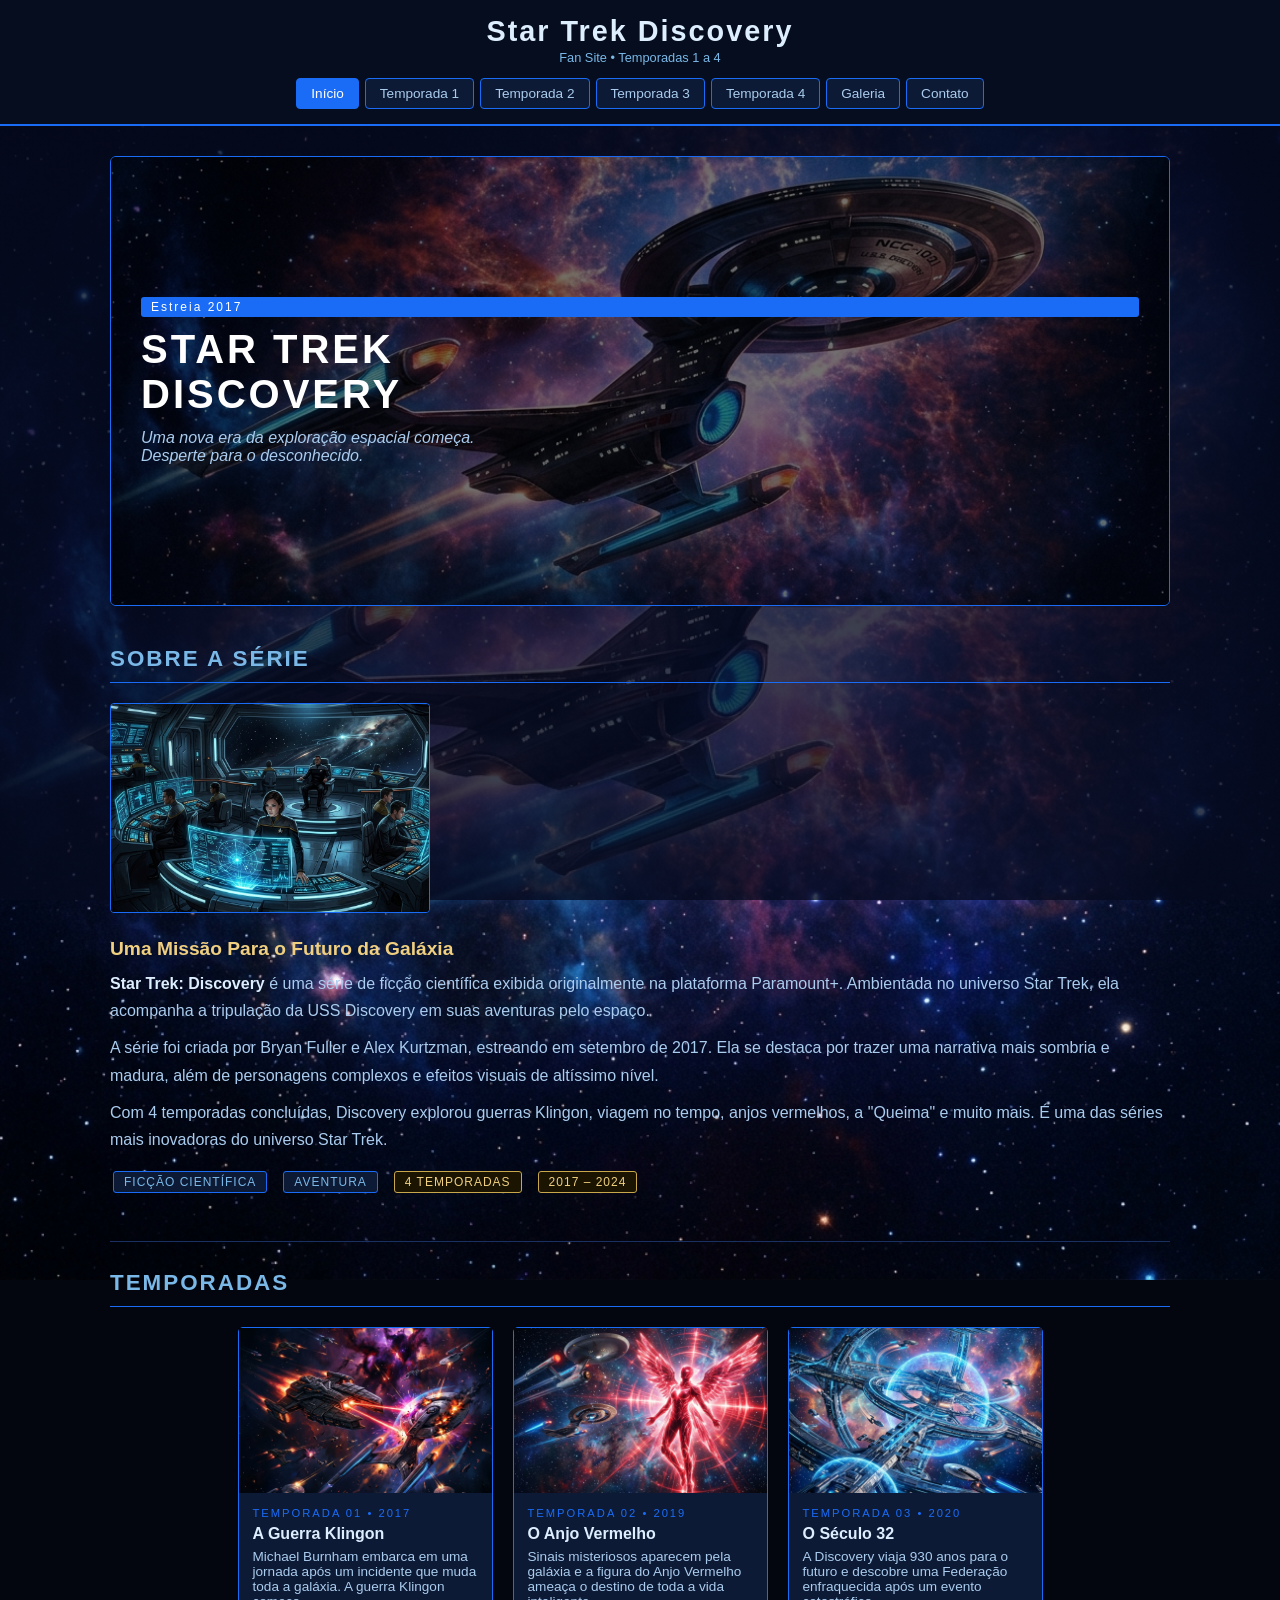
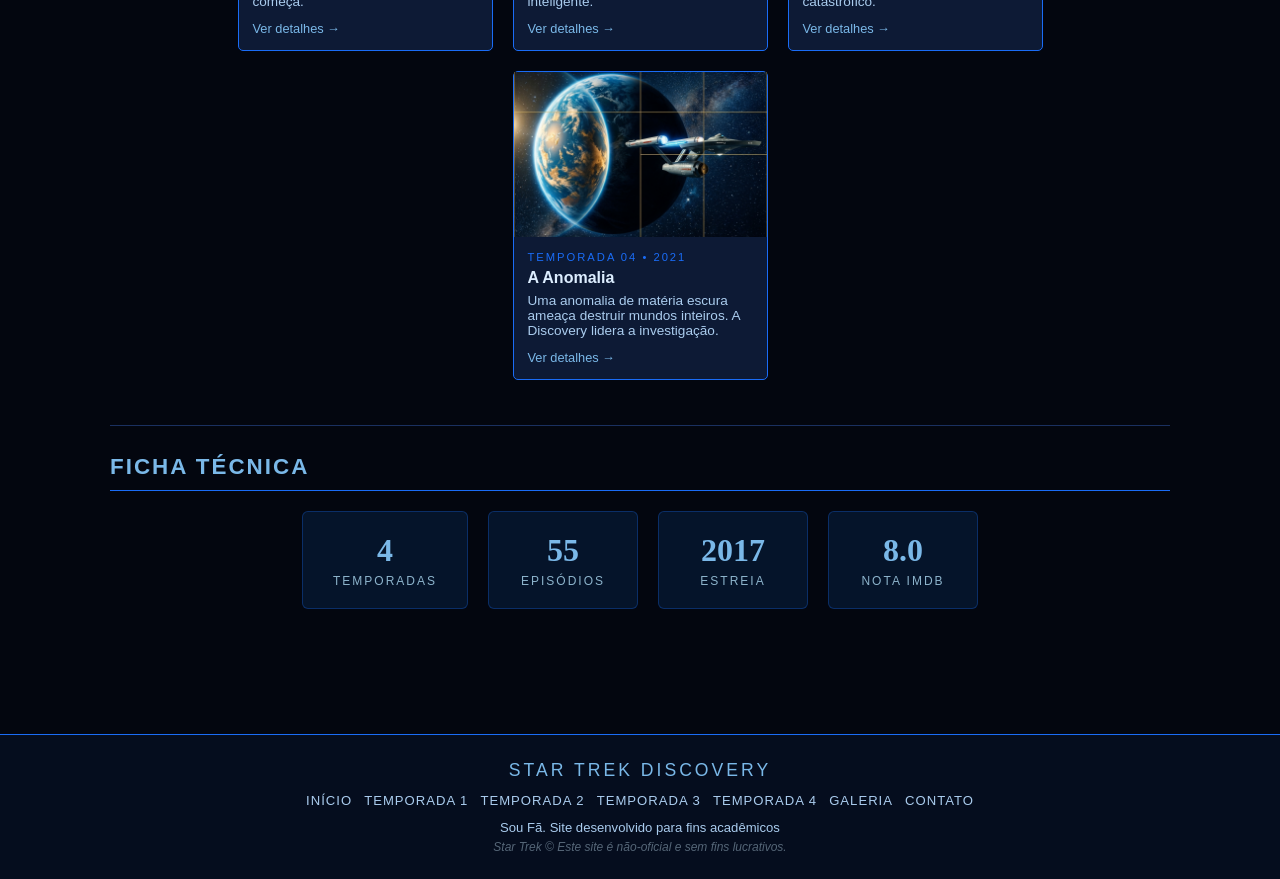
<file: index.html>
<!DOCTYPE html>
<html lang="pt-BR">
<head>
    <meta charset="UTF-8">
    <meta name="viewport" content="width=device-width, initial-scale=1.0">
    <meta name="description" content="Site fan sobre Star Trek Discovery - explore as temporadas, personagens e o universo da série mais inovadora de Star Trek.">
    <title>Star Trek Discovery - Início</title>
    <link rel="stylesheet" href="style.css">
    <link rel="icon" type="image/svg+xml" href="favicon.svg">
</head>
<body class="pagina-inicio">

    <!-- CABEÇALHO E MENU -->
    <header>
        <div class="header-container">
            <div class="logo-area">
                <div class="logo-simbolo"></div>
                <div class="logo-texto">
                    <h1>Star Trek Discovery</h1>
                    <span>Fan Site &bull; Temporadas 1 a 4</span>
                </div>
            </div>
            <nav id="menu-principal">
                <ul>
                    <li><a href="index.html" class="ativo" id="nav-inicio">Início</a></li>
                    <li><a href="temporada1.html" id="nav-t1">Temporada 1</a></li>
                    <li><a href="temporada2.html" id="nav-t2">Temporada 2</a></li>
                    <li><a href="temporada3.html" id="nav-t3">Temporada 3</a></li>
                    <li><a href="temporada4.html" id="nav-t4">Temporada 4</a></li>
                    <li><a href="galeria.html" id="nav-galeria">Galeria</a></li>
                    <li><a href="contato.html" id="nav-contato">Contato</a></li>
                </ul>
            </nav>
        </div>
    </header>

    <!-- CONTEÚDO PRINCIPAL -->
    <main>

        <!-- HERO - USS Discovery -->
        <section class="hero">
            <img src="imagens/discovery_hero.png" alt="USS Discovery voando pelo espaço profundo com uma nebulosa ao fundo">
            <div class="hero-overlay">
                <span class="hero-badge">Estreia 2017</span>
                <h2>Star Trek<br>Discovery</h2>
                <p>Uma nova era da exploração espacial começa. Desperte para o desconhecido.</p>
            </div>
        </section>

        <!-- SOBRE A SÉRIE -->
        <section class="secao" id="sobre">
            <h2 class="secao-titulo">Sobre a Série</h2>
            <div class="sobre-flex">
                <img src="imagens/bridge_interior.png" alt="Interior da ponte de comando da nave com telas holográficas">
                <div class="sobre-texto">
                    <h3>Uma Missão Para o Futuro da Galáxia</h3>
                    <p>
                        <strong style="color: #ddeeff;">Star Trek: Discovery</strong> é uma série de ficção científica
                        exibida originalmente na plataforma Paramount+. Ambientada no universo Star Trek,
                        ela acompanha a tripulação da USS Discovery em suas aventuras pelo espaço.
                    </p>
                    <p>
                        A série foi criada por Bryan Fuller e Alex Kurtzman, estreando em setembro de 2017.
                        Ela se destaca por trazer uma narrativa mais sombria e madura, além de personagens
                        complexos e efeitos visuais de altíssimo nível.
                    </p>
                    <p>
                        Com 4 temporadas concluídas, Discovery explorou guerras Klingon, viagem no tempo,
                        anjos vermelhos, a "Queima" e muito mais. É uma das séries mais inovadoras do
                        universo Star Trek.
                    </p>
                    <div style="display: flex; gap: 10px; flex-wrap: wrap; margin-top: 15px;">
                        <span class="badge badge-azul">Ficção Científica</span>
                        <span class="badge badge-azul">Aventura</span>
                        <span class="badge badge-dourado">4 Temporadas</span>
                        <span class="badge badge-dourado">2017 &ndash; 2024</span>
                    </div>
                </div>
            </div>
        </section>

        <div class="divisor"></div>

        <!-- CARDS DAS TEMPORADAS -->
        <section class="secao" id="temporadas">
            <h2 class="secao-titulo">Temporadas</h2>
            <div class="cards-container">

                <!-- Card Temporada 1 -->
                <a href="temporada1.html" class="card" id="card-t1">
                    <img src="imagens/season1_klingon.png" alt="Batalha espacial da Temporada 1 com nave Klingon">
                    <div class="card-corpo">
                        <span class="card-numero">Temporada 01 &bull; 2017</span>
                        <h3>A Guerra Klingon</h3>
                        <p>Michael Burnham embarca em uma jornada após um incidente que muda toda a galáxia. A guerra Klingon começa.</p>
                        <span class="card-link">Ver detalhes &rarr;</span>
                    </div>
                </a>

                <!-- Card Temporada 2 -->
                <a href="temporada2.html" class="card" id="card-t2">
                    <img src="imagens/season2_red_angel.png" alt="Anjo vermelho misterioso no espaço na Temporada 2">
                    <div class="card-corpo">
                        <span class="card-numero">Temporada 02 &bull; 2019</span>
                        <h3>O Anjo Vermelho</h3>
                        <p>Sinais misteriosos aparecem pela galáxia e a figura do Anjo Vermelho ameaça o destino de toda a vida inteligente.</p>
                        <span class="card-link">Ver detalhes &rarr;</span>
                    </div>
                </a>

                <!-- Card Temporada 3 -->
                <a href="temporada3.html" class="card" id="card-t3">
                    <img src="imagens/season3_future.png" alt="Estação espacial futurista do século 32 na Temporada 3">
                    <div class="card-corpo">
                        <span class="card-numero">Temporada 03 &bull; 2020</span>
                        <h3>O Século 32</h3>
                        <p>A Discovery viaja 930 anos para o futuro e descobre uma Federação enfraquecida após um evento catastrófico.</p>
                        <span class="card-link">Ver detalhes &rarr;</span>
                    </div>
                </a>

                <!-- Card Temporada 4 -->
                <a href="temporada4.html" class="card" id="card-t4">
                    <img src="imagens/enterprise_space.png" alt="Nave espacial Enterprise no espaço representando a Temporada 4">
                    <div class="card-corpo">
                        <span class="card-numero">Temporada 04 &bull; 2021</span>
                        <h3>A Anomalia</h3>
                        <p>Uma anomalia de matéria escura ameaça destruir mundos inteiros. A Discovery lidera a investigação.</p>
                        <span class="card-link">Ver detalhes &rarr;</span>
                    </div>
                </a>

            </div>
        </section>

        <div class="divisor"></div>

        <!-- DADOS RÁPIDOS -->
        <section class="secao" id="dados">
            <h2 class="secao-titulo">Ficha Técnica</h2>
            <div style="display: flex; flex-wrap: wrap; gap: 20px; justify-content: center;">
                <div style="background: rgba(7,30,61,0.6); border: 1px solid rgba(26,108,246,0.3); border-radius:6px; padding: 20px 30px; text-align:center; min-width:150px;">
                    <div style="font-size:2rem; color:#7ab8e8; font-family:Georgia,serif; font-weight:bold;">4</div>
                    <div style="font-size:0.75rem; color:#8db4cc; letter-spacing:2px; text-transform:uppercase; margin-top:5px;">Temporadas</div>
                </div>
                <div style="background: rgba(7,30,61,0.6); border: 1px solid rgba(26,108,246,0.3); border-radius:6px; padding: 20px 30px; text-align:center; min-width:150px;">
                    <div style="font-size:2rem; color:#7ab8e8; font-family:Georgia,serif; font-weight:bold;">55</div>
                    <div style="font-size:0.75rem; color:#8db4cc; letter-spacing:2px; text-transform:uppercase; margin-top:5px;">Episódios</div>
                </div>
                <div style="background: rgba(7,30,61,0.6); border: 1px solid rgba(26,108,246,0.3); border-radius:6px; padding: 20px 30px; text-align:center; min-width:150px;">
                    <div style="font-size:2rem; color:#7ab8e8; font-family:Georgia,serif; font-weight:bold;">2017</div>
                    <div style="font-size:0.75rem; color:#8db4cc; letter-spacing:2px; text-transform:uppercase; margin-top:5px;">Estreia</div>
                </div>
                <div style="background: rgba(7,30,61,0.6); border: 1px solid rgba(26,108,246,0.3); border-radius:6px; padding: 20px 30px; text-align:center; min-width:150px;">
                    <div style="font-size:2rem; color:#7ab8e8; font-family:Georgia,serif; font-weight:bold;">8.0</div>
                    <div style="font-size:0.75rem; color:#8db4cc; letter-spacing:2px; text-transform:uppercase; margin-top:5px;">Nota IMDB</div>
                </div>
            </div>
        </section>

    </main>

    <!-- RODAPÉ -->
    <footer>
        <div class="footer-conteudo">
            <div class="footer-logo">Star Trek Discovery</div>
            <nav class="footer-nav" aria-label="Navegação do rodapé">
                <a href="index.html">Início</a>
                <a href="temporada1.html">Temporada 1</a>
                <a href="temporada2.html">Temporada 2</a>
                <a href="temporada3.html">Temporada 3</a>
                <a href="temporada4.html">Temporada 4</a>
                <a href="galeria.html">Galeria</a>
                <a href="contato.html">Contato</a>
            </nav>
            <p class="footer-texto">Sou Fã. Site desenvolvido para fins acadêmicos</p>
            <p class="footer-aviso">Star Trek &copy; Este site é não-oficial e sem fins lucrativos.</p>
        </div>
    </footer>

</body>
</html>
</file>
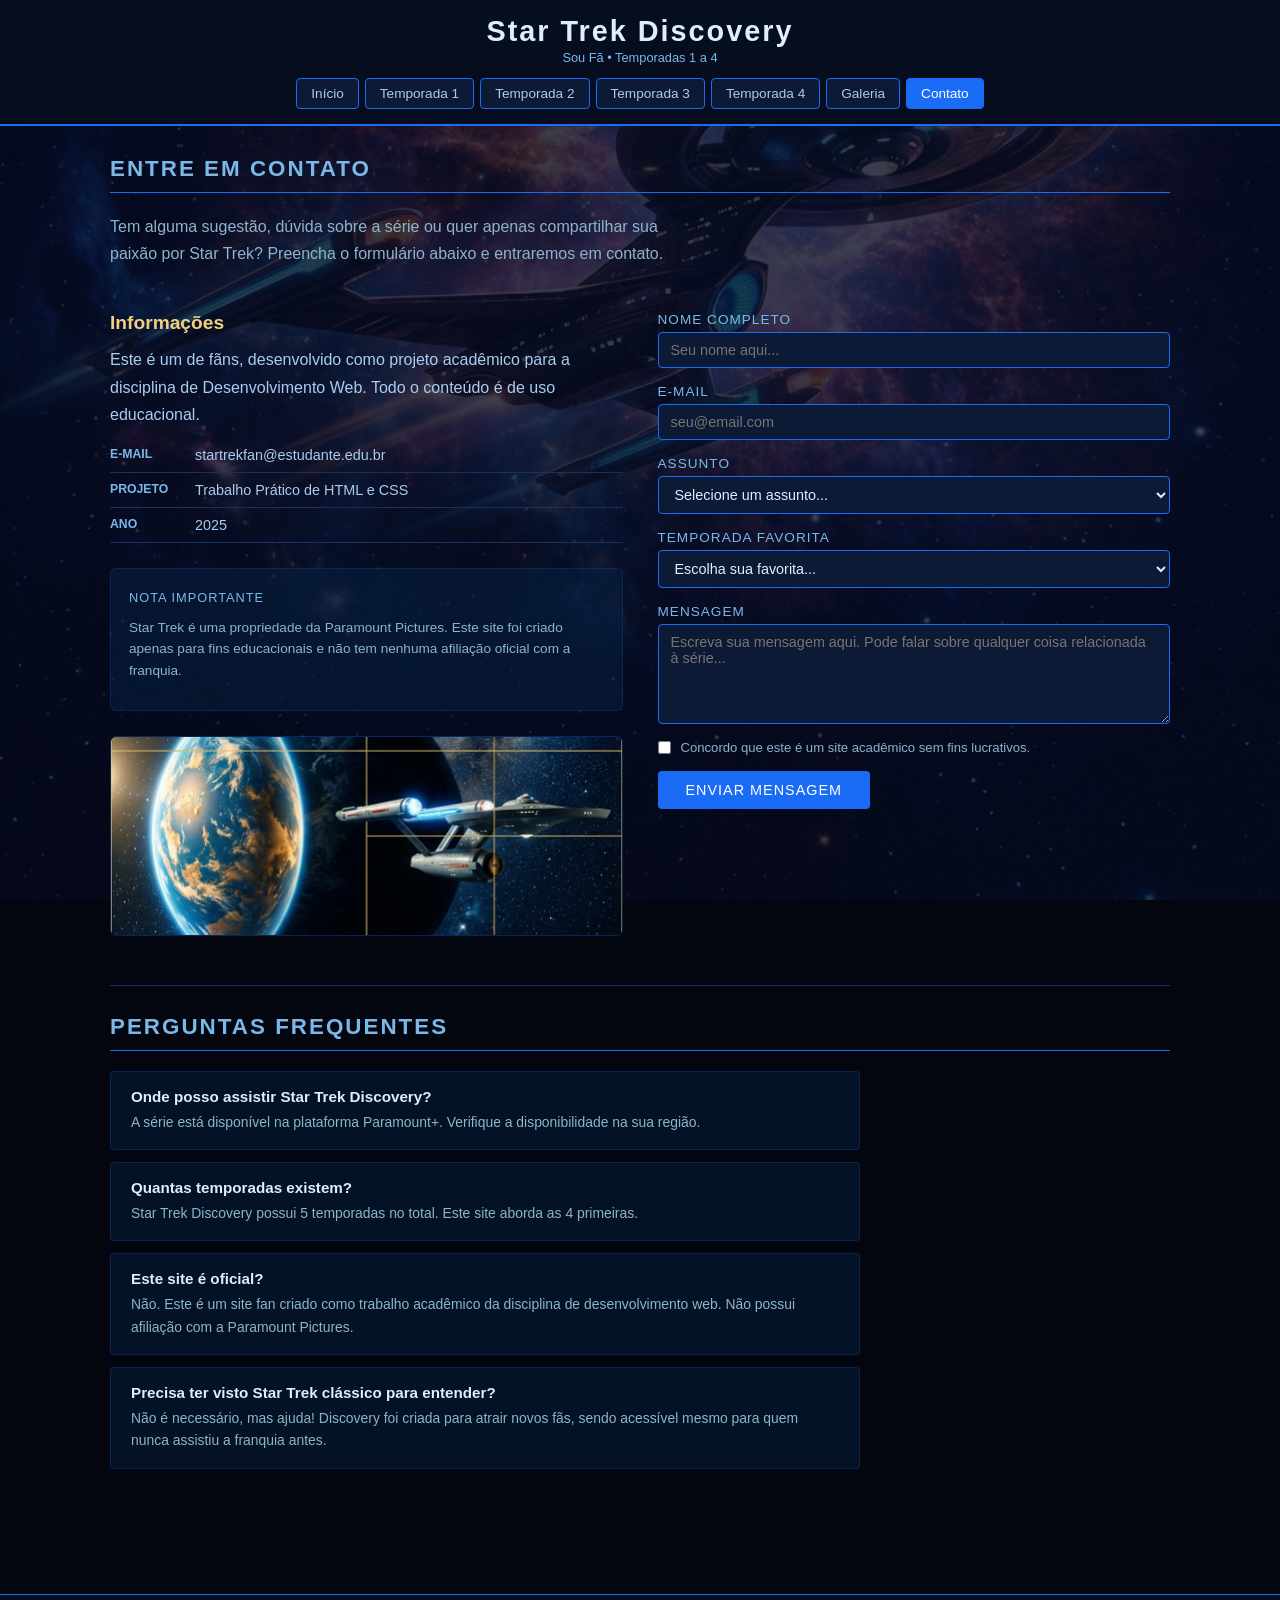
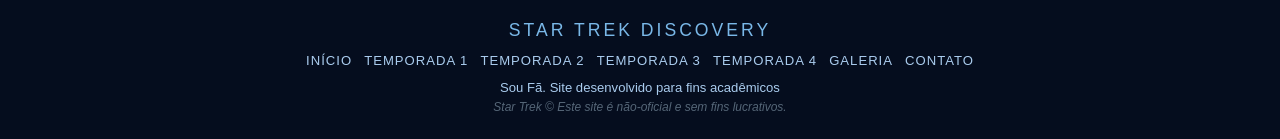
<file: contato.html>
<!DOCTYPE html>
<html lang="pt-BR">
<head>
    <meta charset="UTF-8">
    <meta name="viewport" content="width=device-width, initial-scale=1.0">
    <meta name="description" content="Entre em contato com o site fan de Star Trek Discovery. Envie sugestões, dúvidas ou elogios sobre a série.">
    <title>Contato | Star Trek Discovery</title>
    <link rel="stylesheet" href="style.css">
    <link rel="icon" type="image/svg+xml" href="favicon.svg">
</head>
<body class="pagina-contato">

    <!-- CABEÇALHO E MENU -->
    <header>
        <div class="header-container">
            <div class="logo-area">
                <div class="logo-simbolo"></div>
                <div class="logo-texto">
                    <h1>Star Trek Discovery</h1>
                    <span>Sou Fã &bull; Temporadas 1 a 4</span>
                </div>
            </div>
            <nav id="menu-principal">
                <ul>
                    <li><a href="index.html" id="nav-inicio">Início</a></li>
                    <li><a href="temporada1.html" id="nav-t1">Temporada 1</a></li>
                    <li><a href="temporada2.html" id="nav-t2">Temporada 2</a></li>
                    <li><a href="temporada3.html" id="nav-t3">Temporada 3</a></li>
                    <li><a href="temporada4.html" id="nav-t4">Temporada 4</a></li>
                    <li><a href="galeria.html" id="nav-galeria">Galeria</a></li>
                    <li><a href="contato.html" class="ativo" id="nav-contato">Contato</a></li>
                </ul>
            </nav>
        </div>
    </header>

    <!-- CONTEÚDO PRINCIPAL -->
    <main>

        <!-- TÍTULO -->
        <section class="secao" id="contato-titulo">
            <h2 class="secao-titulo">Entre em Contato</h2>
            <p style="color: #8db4cc; max-width: 560px; margin-bottom: 35px; line-height: 1.7;">
                Tem alguma sugestão, dúvida sobre a série ou quer apenas compartilhar sua paixão
                por Star Trek? Preencha o formulário abaixo e entraremos em contato.
            </p>
        </section>

        <!-- ÁREA DE CONTATO (FLEX) -->
        <section class="secao" id="contato-principal">
            <div class="contato-container">

                <!-- INFORMAÇÕES DE CONTATO -->
                <div class="contato-info" id="info-contato">
                    <h3>Informações</h3>
                    <p>
                        Este é um de fãns, desenvolvido como projeto acadêmico para a disciplina
                        de Desenvolvimento Web. Todo o conteúdo é de uso educacional.
                    </p>

                    <div class="contato-detalhe">
                        <span class="detalhe-label">E-mail</span>
                        <span>startrekfan@estudante.edu.br</span>
                    </div>
                    
                    
                    <div class="contato-detalhe">
                        <span class="detalhe-label">Projeto</span>
                        <span>Trabalho Prático de HTML e CSS</span>
                    </div>
                    <div class="contato-detalhe">
                        <span class="detalhe-label">Ano</span>
                        <span>2025</span>
                    </div>

                    <div style="margin-top: 25px; padding: 18px; background: rgba(7,30,61,0.6); border: 1px solid rgba(26,108,246,0.2); border-radius: 6px;">
                        <p style="color: #7ab8e8; font-size: 0.8rem; letter-spacing: 1px; text-transform: uppercase; margin-bottom: 8px;">Nota Importante</p>
                        <p style="color: #8db4cc; font-size: 0.85rem; line-height: 1.6;">
                            Star Trek é uma propriedade da Paramount Pictures.
                            Este site foi criado apenas para fins educacionais e
                            não tem nenhuma afiliação oficial com a franquia.
                        </p>
                    </div>

                    <!-- IMAGEM DECORATIVA -->
                    <div style="margin-top: 25px;">
                        <img src="imagens/enterprise_space.png"
                             alt="Nave Enterprise orbitando um planeta no espaço profundo"
                             style="width: 100%; border-radius: 6px; border: 1px solid rgba(26,108,246,0.3); object-fit: cover; height: 200px;">
                    </div>
                </div>

                <!-- FORMULÁRIO DE CONTATO -->
                <form class="formulario" id="formulario-contato" action="#" method="post">

                    <div class="form-grupo">
                        <label for="nome">Nome Completo</label>
                        <input
                            type="text"
                            id="nome"
                            name="nome"
                            placeholder="Seu nome aqui..."
                            required>
                    </div>

                    <div class="form-grupo">
                        <label for="email">E-mail</label>
                        <input
                            type="email"
                            id="email"
                            name="email"
                            placeholder="seu@email.com"
                            required>
                    </div>

                    <div class="form-grupo">
                        <label for="assunto">Assunto</label>
                        <select id="assunto" name="assunto">
                            <option value="">Selecione um assunto...</option>
                            <option value="sugestao">Sugestão de conteúdo</option>
                            <option value="elogio">Elogio</option>
                            <option value="erro">Reportar um erro</option>
                            <option value="temporada">Dúvida sobre uma temporada</option>
                            <option value="outro">Outro assunto</option>
                        </select>
                    </div>

                    <div class="form-grupo">
                        <label for="temporada-favorita">Temporada Favorita</label>
                        <select id="temporada-favorita" name="temporada_favorita">
                            <option value="">Escolha sua favorita...</option>
                            <option value="t1">Temporada 1 &mdash; A Guerra Klingon</option>
                            <option value="t2">Temporada 2 &mdash; O Anjo Vermelho</option>
                            <option value="t3">Temporada 3 &mdash; O Século 32</option>
                            <option value="t4">Temporada 4 &mdash; A Anomalia</option>
                            <option value="todas">Todas são incríveis!</option>
                        </select>
                    </div>

                    <div class="form-grupo">
                        <label for="mensagem">Mensagem</label>
                        <textarea
                            id="mensagem"
                            name="mensagem"
                            placeholder="Escreva sua mensagem aqui. Pode falar sobre qualquer coisa relacionada à série..."
                            required></textarea>
                    </div>

                    <div class="form-grupo" style="flex-direction: row; align-items: center; gap: 10px;">
                        <input type="checkbox" id="concordo" name="concordo" style="width: auto; cursor: pointer;">
                        <label for="concordo" style="text-transform: none; letter-spacing: 0; font-size: 0.82rem; color: #8db4cc; cursor: pointer;">
                            Concordo que este é um site acadêmico sem fins lucrativos.
                        </label>
                    </div>

                    <button type="submit" class="btn-enviar" id="btn-enviar-form">
                        Enviar Mensagem
                    </button>

                </form>

            </div>
        </section>

        <div class="divisor"></div>

        <!-- FAQ RÁPIDO -->
        <section class="secao" id="perguntas-frequentes">
            <h2 class="secao-titulo">Perguntas Frequentes</h2>
            <div style="display: flex; flex-direction: column; gap: 12px; max-width: 750px;">

                <div style="background: rgba(7,30,61,0.5); border: 1px solid rgba(26,108,246,0.2); border-radius: 4px; padding: 16px 20px;">
                    <p style="color: #ddeeff; font-size: 0.95rem; margin-bottom: 6px; font-weight: bold;">Onde posso assistir Star Trek Discovery?</p>
                    <p style="color: #8db4cc; font-size: 0.87rem; line-height: 1.6;">A série está disponível na plataforma Paramount+. Verifique a disponibilidade na sua região.</p>
                </div>

                <div style="background: rgba(7,30,61,0.5); border: 1px solid rgba(26,108,246,0.2); border-radius: 4px; padding: 16px 20px;">
                    <p style="color: #ddeeff; font-size: 0.95rem; margin-bottom: 6px; font-weight: bold;">Quantas temporadas existem?</p>
                    <p style="color: #8db4cc; font-size: 0.87rem; line-height: 1.6;">Star Trek Discovery possui 5 temporadas no total. Este site aborda as 4 primeiras.</p>
                </div>

                <div style="background: rgba(7,30,61,0.5); border: 1px solid rgba(26,108,246,0.2); border-radius: 4px; padding: 16px 20px;">
                    <p style="color: #ddeeff; font-size: 0.95rem; margin-bottom: 6px; font-weight: bold;">Este site é oficial?</p>
                    <p style="color: #8db4cc; font-size: 0.87rem; line-height: 1.6;">Não. Este é um site fan criado como trabalho acadêmico da disciplina de desenvolvimento web. Não possui afiliação com a Paramount Pictures.</p>
                </div>

                <div style="background: rgba(7,30,61,0.5); border: 1px solid rgba(26,108,246,0.2); border-radius: 4px; padding: 16px 20px;">
                    <p style="color: #ddeeff; font-size: 0.95rem; margin-bottom: 6px; font-weight: bold;">Precisa ter visto Star Trek clássico para entender?</p>
                    <p style="color: #8db4cc; font-size: 0.87rem; line-height: 1.6;">Não é necessário, mas ajuda! Discovery foi criada para atrair novos fãs, sendo acessível mesmo para quem nunca assistiu a franquia antes.</p>
                </div>

            </div>
        </section>

    </main>

    <!-- RODAPÉ -->
    <footer>
        <div class="footer-conteudo">
            <div class="footer-logo">Star Trek Discovery</div>
            <nav class="footer-nav" aria-label="Navegação do rodapé">
                <a href="index.html">Início</a>
                <a href="temporada1.html">Temporada 1</a>
                <a href="temporada2.html">Temporada 2</a>
                <a href="temporada3.html">Temporada 3</a>
                <a href="temporada4.html">Temporada 4</a>
                <a href="galeria.html">Galeria</a>
                <a href="contato.html">Contato</a>
            </nav>
            <p class="footer-texto">Sou Fã. Site desenvolvido para fins acadêmicos</p>
            <p class="footer-aviso">Star Trek &copy; Este site é não-oficial e sem fins lucrativos.</p>
        </div>
    </footer>

</body>
</html>
</file>
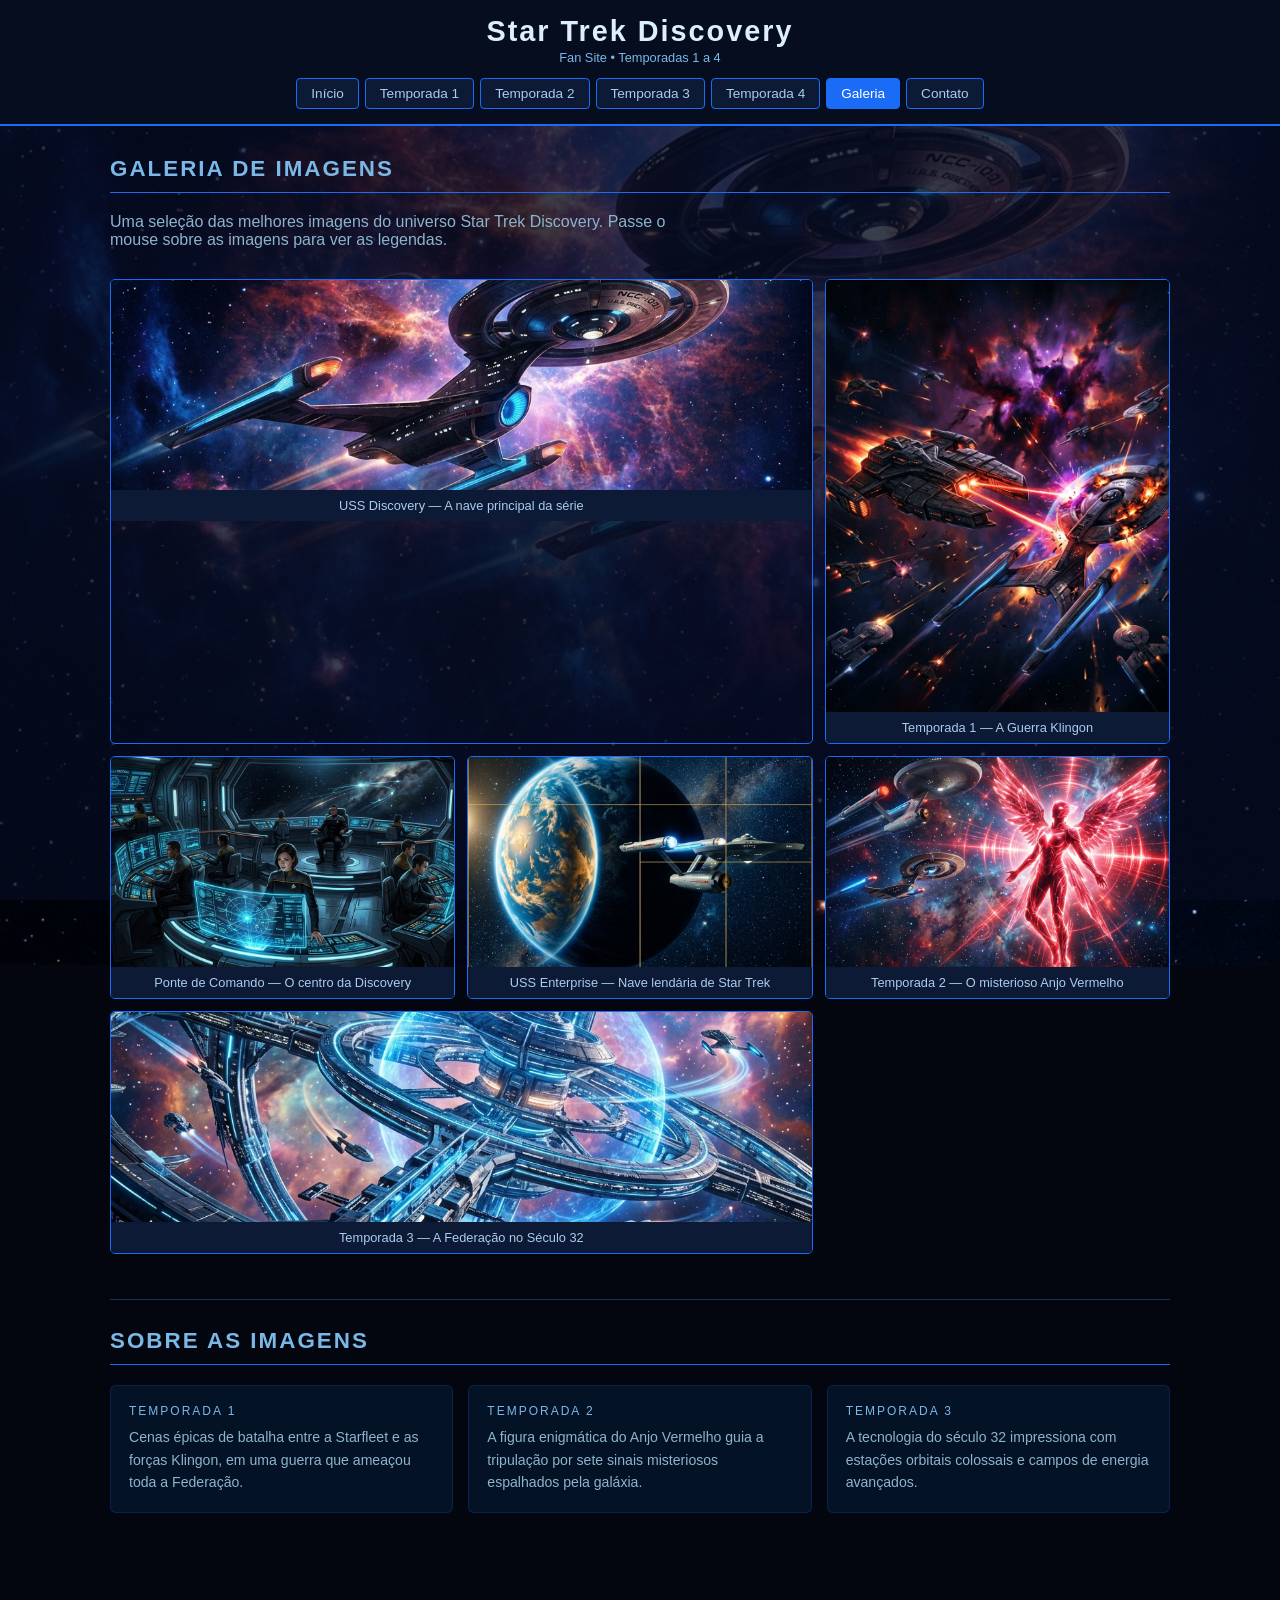
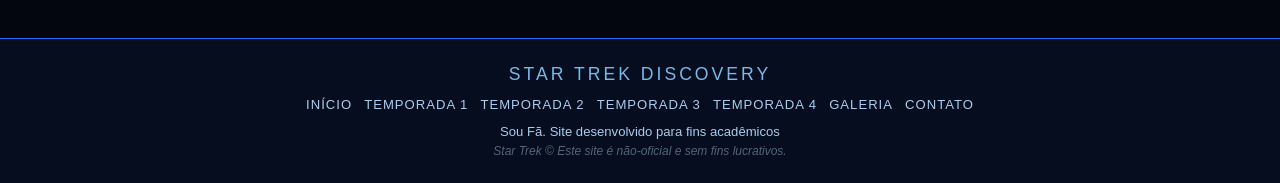
<file: galeria.html>
<!DOCTYPE html>
<html lang="pt-BR">
<head>
    <meta charset="UTF-8">
    <meta name="viewport" content="width=device-width, initial-scale=1.0">
    <meta name="description" content="Galeria de imagens de Star Trek Discovery - explore as melhores cenas, naves e personagens da série.">
    <title>Galeria | Star Trek Discovery</title>
    <link rel="stylesheet" href="style.css">
    <link rel="icon" type="image/svg+xml" href="favicon.svg">
</head>
<body class="pagina-galeria">

    <!-- CABEÇALHO E MENU -->
    <header>
        <div class="header-container">
            <div class="logo-area">
                <div class="logo-simbolo"></div>
                <div class="logo-texto">
                    <h1>Star Trek Discovery</h1>
                    <span>Fan Site &bull; Temporadas 1 a 4</span>
                </div>
            </div>
            <nav id="menu-principal">
                <ul>
                    <li><a href="index.html" id="nav-inicio">Início</a></li>
                    <li><a href="temporada1.html" id="nav-t1">Temporada 1</a></li>
                    <li><a href="temporada2.html" id="nav-t2">Temporada 2</a></li>
                    <li><a href="temporada3.html" id="nav-t3">Temporada 3</a></li>
                    <li><a href="temporada4.html" id="nav-t4">Temporada 4</a></li>
                    <li><a href="galeria.html" class="ativo" id="nav-galeria">Galeria</a></li>
                    <li><a href="contato.html" id="nav-contato">Contato</a></li>
                </ul>
            </nav>
        </div>
    </header>

    <!-- CONTEÚDO PRINCIPAL -->
    <main>

        <!-- TÍTULO DA PÁGINA -->
        <section class="secao" id="galeria-titulo">
            <h2 class="secao-titulo">Galeria de Imagens</h2>
            <p style="color: #8db4cc; margin-bottom: 30px; max-width: 600px;">
                Uma seleção das melhores imagens do universo Star Trek Discovery.
                Passe o mouse sobre as imagens para ver as legendas.
            </p>

            <!-- GALERIA COM CSS GRID -->
            <div class="galeria-grid" id="grade-galeria">

                <!-- Imagem 1 - Grande (ocupa 2 colunas) -->
                <div class="galeria-item grande" id="galeria-img-1">
                    <img src="imagens/discovery_hero.png" alt="USS Discovery voando pelo espaço com nebulosa ao fundo">
                    <div class="galeria-legenda">USS Discovery &mdash; A nave principal da série</div>
                </div>

                <!-- Imagem 2 - Alta (ocupa 2 linhas) -->
                <div class="galeria-item alto" id="galeria-img-2">
                    <img src="imagens/season1_klingon.png" alt="Batalha espacial intensa entre naves Starfleet e Klingon">
                    <div class="galeria-legenda">Temporada 1 &mdash; A Guerra Klingon</div>
                </div>

                <!-- Imagem 3 - Normal -->
                <div class="galeria-item" id="galeria-img-3">
                    <img src="imagens/bridge_interior.png" alt="Interior da ponte de comando futurista com telas holográficas">
                    <div class="galeria-legenda">Ponte de Comando &mdash; O centro da Discovery</div>
                </div>

                <!-- Imagem 4 - Normal -->
                <div class="galeria-item" id="galeria-img-4">
                    <img src="imagens/enterprise_space.png" alt="Nave Enterprise orbitando planeta com o espaço ao fundo">
                    <div class="galeria-legenda">USS Enterprise &mdash; Nave lendária de Star Trek</div>
                </div>

                <!-- Imagem 5 - Normal -->
                <div class="galeria-item" id="galeria-img-5">
                    <img src="imagens/season2_red_angel.png" alt="Figura luminosa vermelha do Anjo Vermelho no espaço profundo">
                    <div class="galeria-legenda">Temporada 2 &mdash; O misterioso Anjo Vermelho</div>
                </div>

                <!-- Imagem 6 - Grande (ocupa 2 colunas) -->
                <div class="galeria-item grande" id="galeria-img-6">
                    <img src="imagens/season3_future.png" alt="Estação espacial avançada do século 32 com energia azul">
                    <div class="galeria-legenda">Temporada 3 &mdash; A Federação no Século 32</div>
                </div>

            </div>
        </section>

        <div class="divisor"></div>

        <!-- LEGENDA DAS TEMPORADAS -->
        <section class="secao" id="info-galeria">
            <h2 class="secao-titulo">Sobre as Imagens</h2>
            <div style="display: flex; flex-wrap: wrap; gap: 15px;">
                <div style="flex: 1; min-width: 220px; background: rgba(7,30,61,0.5); border: 1px solid rgba(26,108,246,0.2); border-radius: 6px; padding: 18px;">
                    <div style="color: #7ab8e8; font-size: 0.75rem; letter-spacing: 2px; text-transform: uppercase; margin-bottom: 8px;">Temporada 1</div>
                    <p style="color: #8db4cc; font-size: 0.88rem; line-height: 1.6;">
                        Cenas épicas de batalha entre a Starfleet e as forças Klingon, em uma guerra que ameaçou toda a Federação.
                    </p>
                </div>
                <div style="flex: 1; min-width: 220px; background: rgba(7,30,61,0.5); border: 1px solid rgba(26,108,246,0.2); border-radius: 6px; padding: 18px;">
                    <div style="color: #7ab8e8; font-size: 0.75rem; letter-spacing: 2px; text-transform: uppercase; margin-bottom: 8px;">Temporada 2</div>
                    <p style="color: #8db4cc; font-size: 0.88rem; line-height: 1.6;">
                        A figura enigmática do Anjo Vermelho guia a tripulação por sete sinais misteriosos espalhados pela galáxia.
                    </p>
                </div>
                <div style="flex: 1; min-width: 220px; background: rgba(7,30,61,0.5); border: 1px solid rgba(26,108,246,0.2); border-radius: 6px; padding: 18px;">
                    <div style="color: #7ab8e8; font-size: 0.75rem; letter-spacing: 2px; text-transform: uppercase; margin-bottom: 8px;">Temporada 3</div>
                    <p style="color: #8db4cc; font-size: 0.88rem; line-height: 1.6;">
                        A tecnologia do século 32 impressiona com estações orbitais colossais e campos de energia avançados.
                    </p>
                </div>
            </div>
        </section>

    </main>

    <!-- RODAPÉ -->
    <footer>
        <div class="footer-conteudo">
            <div class="footer-logo">Star Trek Discovery</div>
            <nav class="footer-nav" aria-label="Navegação do rodapé">
                <a href="index.html">Início</a>
                <a href="temporada1.html">Temporada 1</a>
                <a href="temporada2.html">Temporada 2</a>
                <a href="temporada3.html">Temporada 3</a>
                <a href="temporada4.html">Temporada 4</a>
                <a href="galeria.html">Galeria</a>
                <a href="contato.html">Contato</a>
            </nav>
            <p class="footer-texto">Sou Fã. Site desenvolvido para fins acadêmicos</p>
            <p class="footer-aviso">Star Trek &copy; Este site é não-oficial e sem fins lucrativos.</p>
        </div>
    </footer>

</body>
</html>
</file>
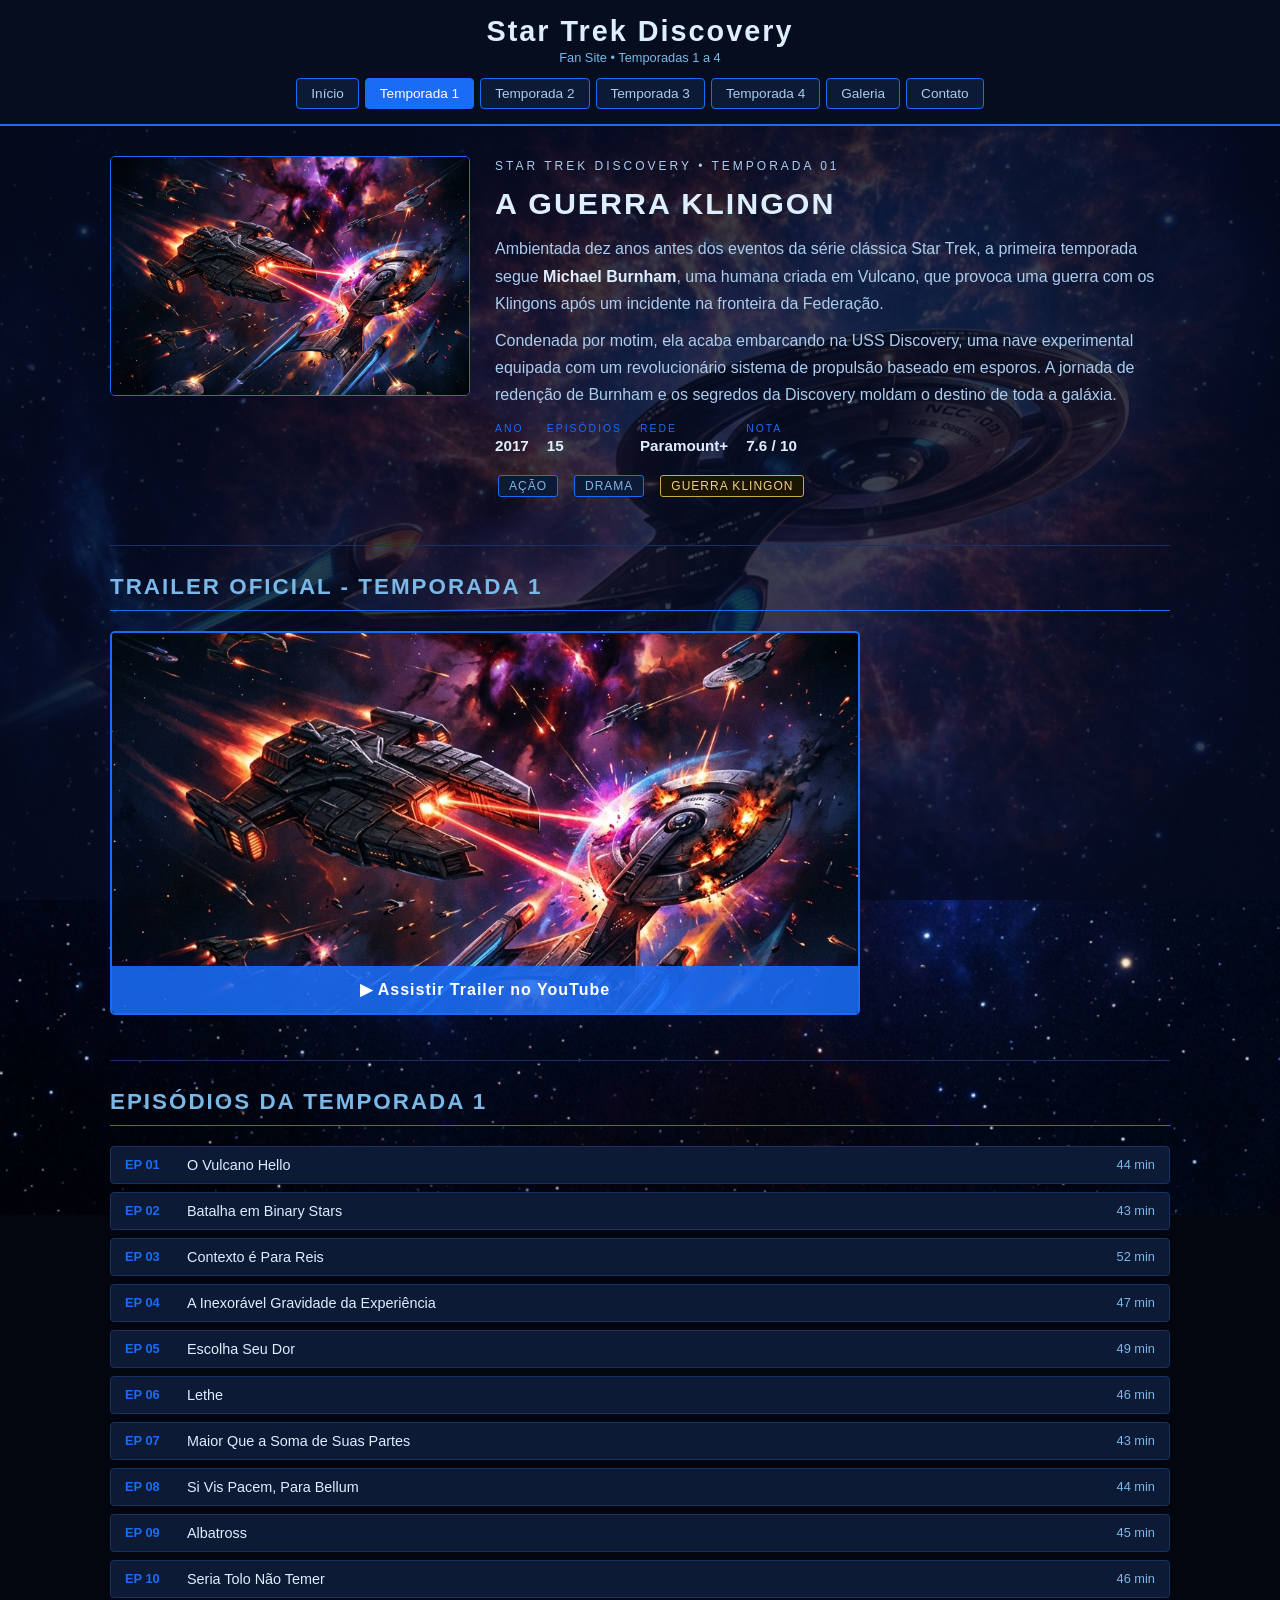
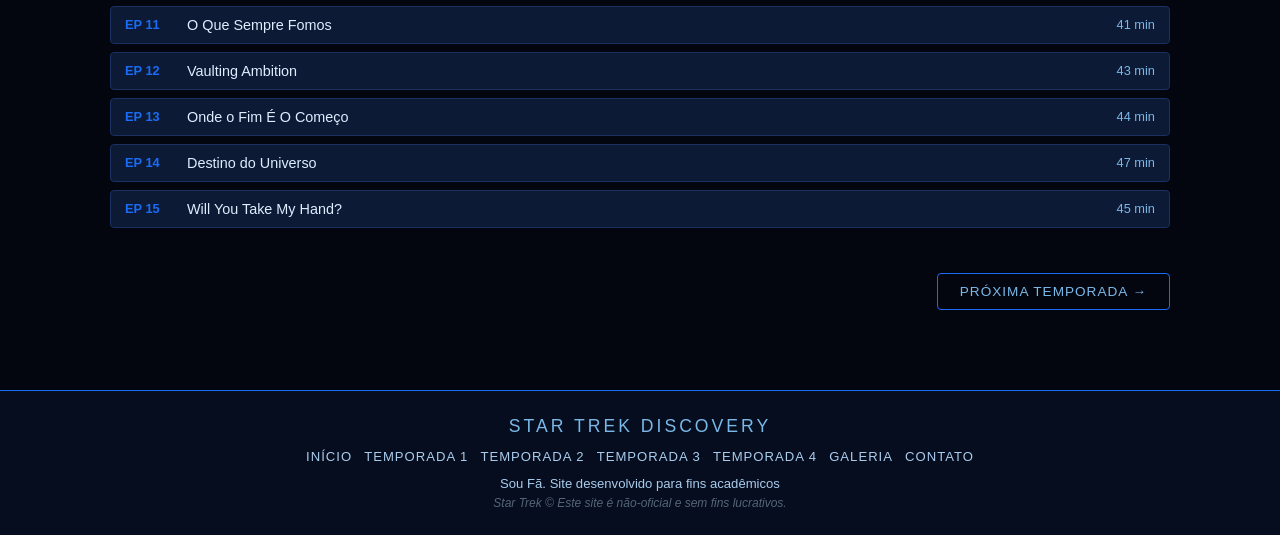
<file: temporada1.html>
<!DOCTYPE html>
<html lang="pt-BR">
<head>
    <meta charset="UTF-8">
    <meta name="viewport" content="width=device-width, initial-scale=1.0">
    <meta name="description" content="Star Trek Discovery Temporada 1 - A Guerra Klingon. Conheça os episódios, personagens e assista ao trailer oficial.">
    <title>Temporada 1 - A Guerra Klingon | Star Trek Discovery</title>
    <link rel="stylesheet" href="style.css">
    <link rel="icon" type="image/svg+xml" href="favicon.svg">
</head>
<body class="pagina-t1">

    <!-- CABEÇALHO E MENU -->
    <header>
        <div class="header-container">
            <div class="logo-area">
                <div class="logo-simbolo"></div>
                <div class="logo-texto">
                    <h1>Star Trek Discovery</h1>
                    <span>Fan Site &bull; Temporadas 1 a 4</span>
                </div>
            </div>
            <nav id="menu-principal">
                <ul>
                    <li><a href="index.html" id="nav-inicio">Início</a></li>
                    <li><a href="temporada1.html" class="ativo" id="nav-t1">Temporada 1</a></li>
                    <li><a href="temporada2.html" id="nav-t2">Temporada 2</a></li>
                    <li><a href="temporada3.html" id="nav-t3">Temporada 3</a></li>
                    <li><a href="temporada4.html" id="nav-t4">Temporada 4</a></li>
                    <li><a href="galeria.html" id="nav-galeria">Galeria</a></li>
                    <li><a href="contato.html" id="nav-contato">Contato</a></li>
                </ul>
            </nav>
        </div>
    </header>

    <!-- CONTEÚDO PRINCIPAL -->
    <main>

        <!-- HERO DA TEMPORADA -->
        <section class="secao" id="temporada-1-info">
            <div class="temporada-hero">
                <img src="imagens/season1_klingon.png" alt="Batalha espacial entre naves Starfleet e Klingon na Temporada 1">
                <div class="temporada-info">
                    <p class="temporada-numero">Star Trek Discovery &bull; Temporada 01</p>
                    <h2>A Guerra Klingon</h2>
                    <p>
                        Ambientada dez anos antes dos eventos da série clássica Star Trek,
                        a primeira temporada segue <strong style="color:#ddeeff">Michael Burnham</strong>,
                        uma humana criada em Vulcano, que provoca uma guerra com os Klingons após um
                        incidente na fronteira da Federação.
                    </p>
                    <p>
                        Condenada por motim, ela acaba embarcando na USS Discovery, uma nave experimental
                        equipada com um revolucionário sistema de propulsão baseado em esporos.
                        A jornada de redenção de Burnham e os segredos da Discovery moldam o destino
                        de toda a galáxia.
                    </p>
                    <div class="temporada-meta">
                        <div class="meta-item">
                            <span class="meta-label">Ano</span>
                            <span class="meta-valor">2017</span>
                        </div>
                        <div class="meta-item">
                            <span class="meta-label">Episódios</span>
                            <span class="meta-valor">15</span>
                        </div>
                        <div class="meta-item">
                            <span class="meta-label">Rede</span>
                            <span class="meta-valor">Paramount+</span>
                        </div>
                        <div class="meta-item">
                            <span class="meta-label">Nota</span>
                            <span class="meta-valor">7.6 / 10</span>
                        </div>
                    </div>
                    <div style="margin-top: 18px; display: flex; gap: 10px; flex-wrap: wrap;">
                        <span class="badge badge-azul">Ação</span>
                        <span class="badge badge-azul">Drama</span>
                        <span class="badge badge-dourado">Guerra Klingon</span>
                    </div>
                </div>
            </div>
        </section>

        <div class="divisor"></div>

        <!-- VÍDEO DA TEMPORADA -->
        <section class="secao" id="trailer-t1">
            <h2 class="secao-titulo">Trailer Oficial - Temporada 1</h2>
            <a href="https://www.youtube.com/watch?v=_yIP4pkKqgM" target="_blank" class="video-thumb" id="link-trailer-t1">
                <img src="imagens/season1_klingon.png" alt="Assistir trailer da Temporada 1 no YouTube">
                <div class="play-btn">&#9654; Assistir Trailer no YouTube</div>
            </a>
        </section>

        <div class="divisor"></div>

        <!-- EPISÓDIOS -->
        <section class="secao" id="episodios-t1">
            <h2 class="secao-titulo">Episódios da Temporada 1</h2>
            <div class="episodios-lista">
                <div class="episodio-item">
                    <span class="ep-numero">EP 01</span>
                    <span class="ep-titulo">O Vulcano Hello</span>
                    <span class="ep-duracao">44 min</span>
                </div>
                <div class="episodio-item">
                    <span class="ep-numero">EP 02</span>
                    <span class="ep-titulo">Batalha em Binary Stars</span>
                    <span class="ep-duracao">43 min</span>
                </div>
                <div class="episodio-item">
                    <span class="ep-numero">EP 03</span>
                    <span class="ep-titulo">Contexto é Para Reis</span>
                    <span class="ep-duracao">52 min</span>
                </div>
                <div class="episodio-item">
                    <span class="ep-numero">EP 04</span>
                    <span class="ep-titulo">A Inexorável Gravidade da Experiência</span>
                    <span class="ep-duracao">47 min</span>
                </div>
                <div class="episodio-item">
                    <span class="ep-numero">EP 05</span>
                    <span class="ep-titulo">Escolha Seu Dor</span>
                    <span class="ep-duracao">49 min</span>
                </div>
                <div class="episodio-item">
                    <span class="ep-numero">EP 06</span>
                    <span class="ep-titulo">Lethe</span>
                    <span class="ep-duracao">46 min</span>
                </div>
                <div class="episodio-item">
                    <span class="ep-numero">EP 07</span>
                    <span class="ep-titulo">Maior Que a Soma de Suas Partes</span>
                    <span class="ep-duracao">43 min</span>
                </div>
                <div class="episodio-item">
                    <span class="ep-numero">EP 08</span>
                    <span class="ep-titulo">Si Vis Pacem, Para Bellum</span>
                    <span class="ep-duracao">44 min</span>
                </div>
                <div class="episodio-item">
                    <span class="ep-numero">EP 09</span>
                    <span class="ep-titulo">Albatross</span>
                    <span class="ep-duracao">45 min</span>
                </div>
                <div class="episodio-item">
                    <span class="ep-numero">EP 10</span>
                    <span class="ep-titulo">Seria Tolo Não Temer</span>
                    <span class="ep-duracao">46 min</span>
                </div>
                <div class="episodio-item">
                    <span class="ep-numero">EP 11</span>
                    <span class="ep-titulo">O Que Sempre Fomos</span>
                    <span class="ep-duracao">41 min</span>
                </div>
                <div class="episodio-item">
                    <span class="ep-numero">EP 12</span>
                    <span class="ep-titulo">Vaulting Ambition</span>
                    <span class="ep-duracao">43 min</span>
                </div>
                <div class="episodio-item">
                    <span class="ep-numero">EP 13</span>
                    <span class="ep-titulo">Onde o Fim É O Começo</span>
                    <span class="ep-duracao">44 min</span>
                </div>
                <div class="episodio-item">
                    <span class="ep-numero">EP 14</span>
                    <span class="ep-titulo">Destino do Universo</span>
                    <span class="ep-duracao">47 min</span>
                </div>
                <div class="episodio-item">
                    <span class="ep-numero">EP 15</span>
                    <span class="ep-titulo">Will You Take My Hand?</span>
                    <span class="ep-duracao">45 min</span>
                </div>
            </div>
        </section>

        <!-- NAVEGAÇÃO ENTRE TEMPORADAS -->
        <div style="display:flex; justify-content:flex-end; margin-top: 30px;">
            <a href="temporada2.html" style="color:#7ab8e8; text-decoration:none; border:1px solid #1a6cf6; padding: 10px 22px; border-radius:4px; font-size:0.85rem; letter-spacing:1px; text-transform:uppercase; transition: all 0.3s;" id="btn-proxima-t1">
                Próxima Temporada &rarr;
            </a>
        </div>

    </main>

    <!-- RODAPÉ -->
    <footer>
        <div class="footer-conteudo">
            <div class="footer-logo">Star Trek Discovery</div>
            <nav class="footer-nav" aria-label="Navegação do rodapé">
                <a href="index.html">Início</a>
                <a href="temporada1.html">Temporada 1</a>
                <a href="temporada2.html">Temporada 2</a>
                <a href="temporada3.html">Temporada 3</a>
                <a href="temporada4.html">Temporada 4</a>
                <a href="galeria.html">Galeria</a>
                <a href="contato.html">Contato</a>
            </nav>
            <p class="footer-texto">Sou Fã. Site desenvolvido para fins acadêmicos</p>
            <p class="footer-aviso">Star Trek &copy; Este site é não-oficial e sem fins lucrativos.</p>
        </div>
    </footer>

</body>
</html>
</file>
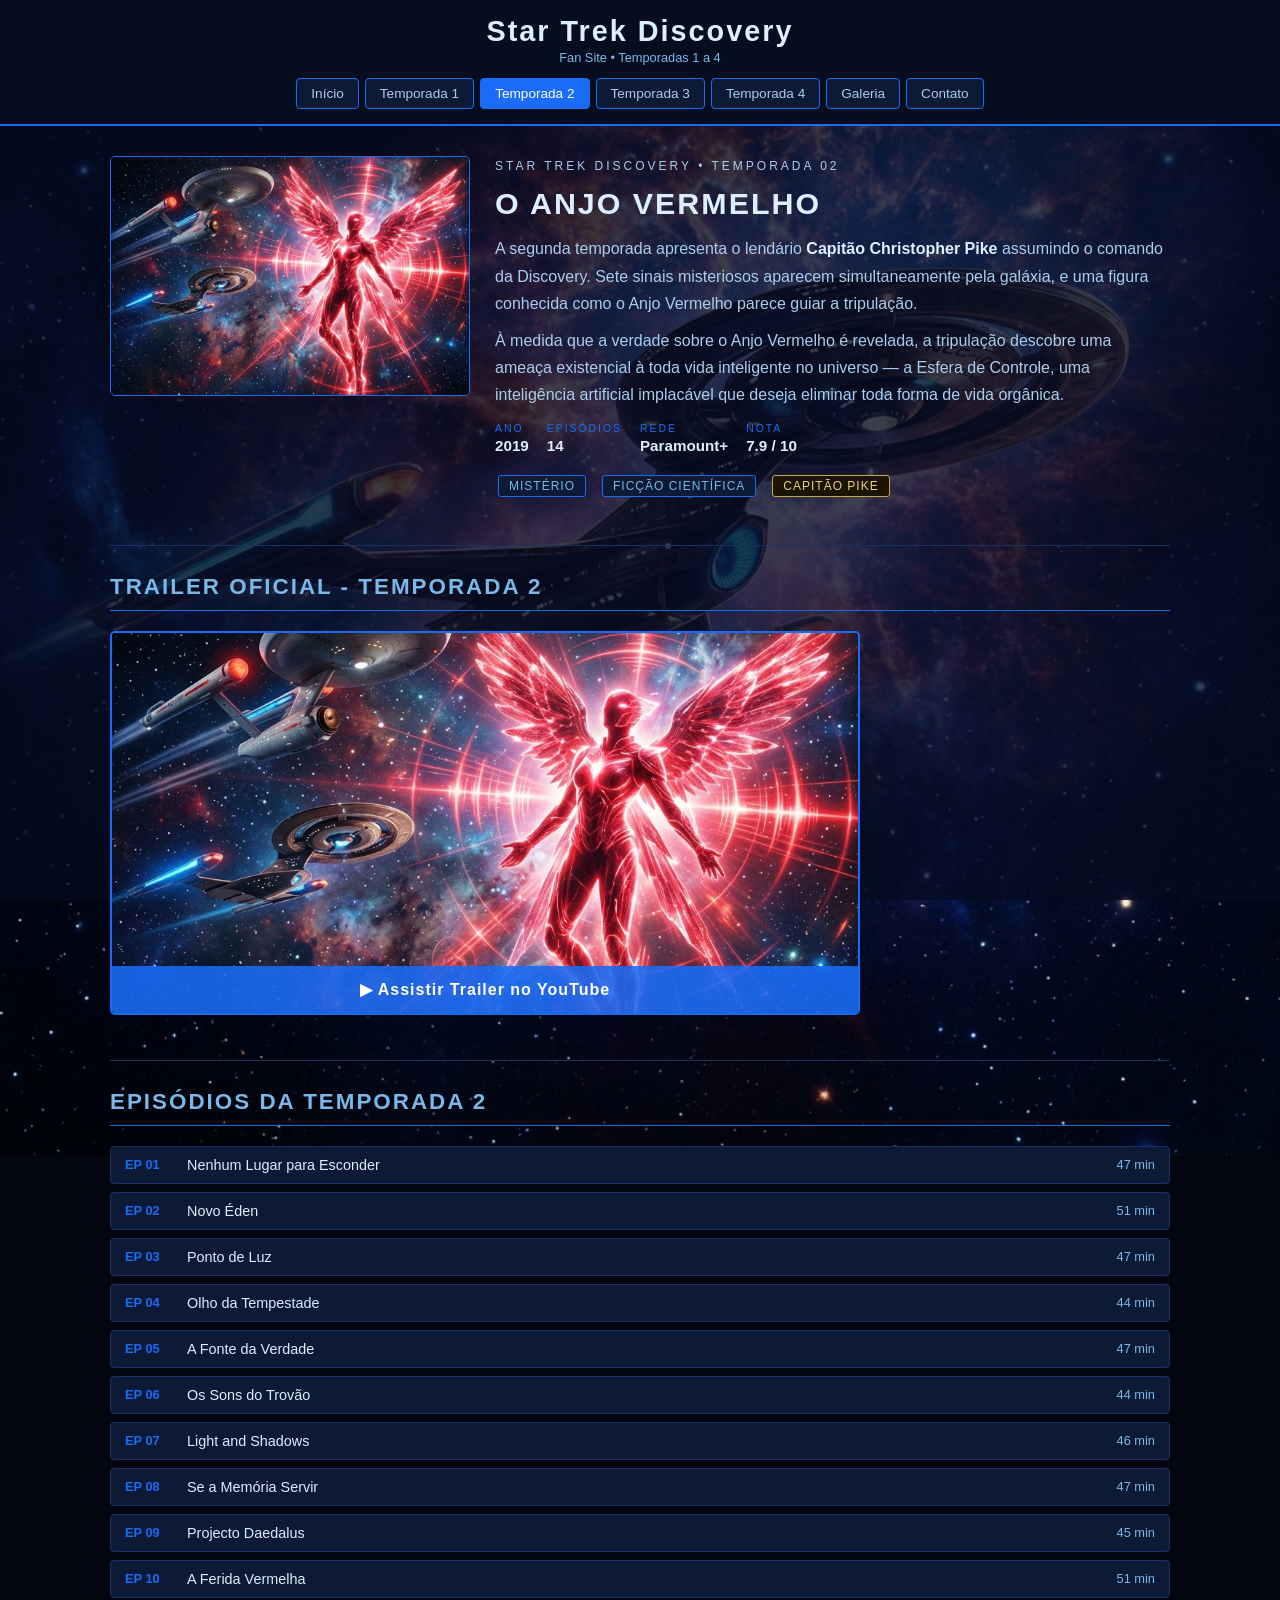
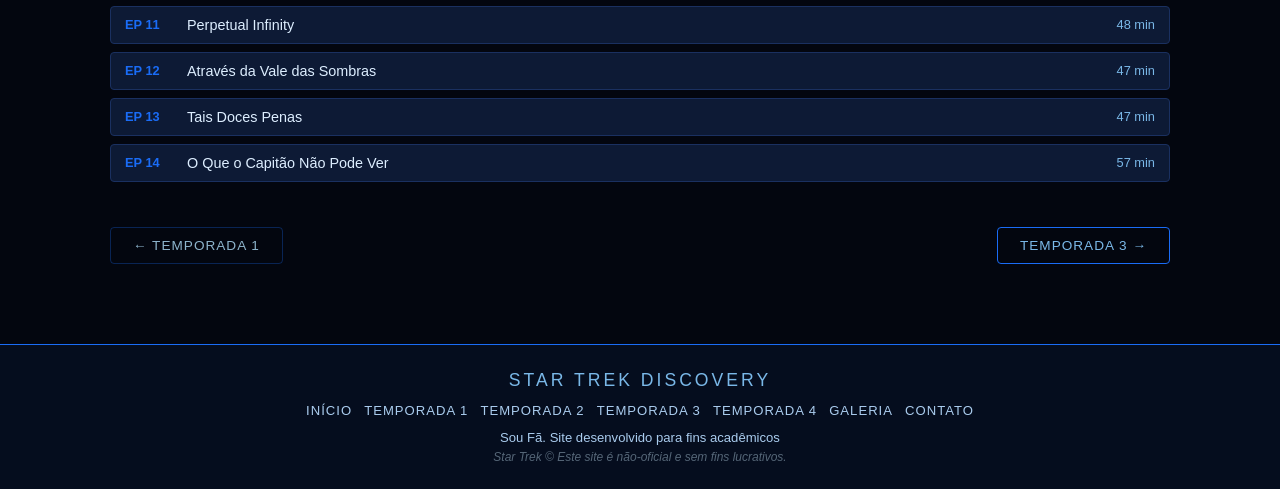
<file: temporada2.html>
<!DOCTYPE html>
<html lang="pt-BR">
<head>
    <meta charset="UTF-8">
    <meta name="viewport" content="width=device-width, initial-scale=1.0">
    <meta name="description" content="Star Trek Discovery Temporada 2 - O Anjo Vermelho. Sinais misteriosos e o Capitão Pike a bordo da Discovery.">
    <title>Temporada 2 - O Anjo Vermelho | Star Trek Discovery</title>
    <link rel="stylesheet" href="style.css">
    <link rel="icon" type="image/svg+xml" href="favicon.svg">
</head>
<body class="pagina-t2">

    <!-- CABEÇALHO E MENU -->
    <header>
        <div class="header-container">
            <div class="logo-area">
                <div class="logo-simbolo"></div>
                <div class="logo-texto">
                    <h1>Star Trek Discovery</h1>
                    <span>Fan Site &bull; Temporadas 1 a 4</span>
                </div>
            </div>
            <nav id="menu-principal">
                <ul>
                    <li><a href="index.html" id="nav-inicio">Início</a></li>
                    <li><a href="temporada1.html" id="nav-t1">Temporada 1</a></li>
                    <li><a href="temporada2.html" class="ativo" id="nav-t2">Temporada 2</a></li>
                    <li><a href="temporada3.html" id="nav-t3">Temporada 3</a></li>
                    <li><a href="temporada4.html" id="nav-t4">Temporada 4</a></li>
                    <li><a href="galeria.html" id="nav-galeria">Galeria</a></li>
                    <li><a href="contato.html" id="nav-contato">Contato</a></li>
                </ul>
            </nav>
        </div>
    </header>

    <!-- CONTEÚDO PRINCIPAL -->
    <main>

        <!-- HERO DA TEMPORADA -->
        <section class="secao" id="temporada-2-info">
            <div class="temporada-hero">
                <img src="imagens/season2_red_angel.png" alt="Figura luminosa do Anjo Vermelho com naves Enterprise e Discovery ao fundo">
                <div class="temporada-info">
                    <p class="temporada-numero">Star Trek Discovery &bull; Temporada 02</p>
                    <h2>O Anjo Vermelho</h2>
                    <p>
                        A segunda temporada apresenta o lendário <strong style="color:#ddeeff">Capitão Christopher Pike</strong>
                        assumindo o comando da Discovery. Sete sinais misteriosos aparecem simultaneamente
                        pela galáxia, e uma figura conhecida como o Anjo Vermelho parece guiar a tripulação.
                    </p>
                    <p>
                        À medida que a verdade sobre o Anjo Vermelho é revelada, a tripulação descobre
                        uma ameaça existencial à toda vida inteligente no universo — a Esfera de Controle,
                        uma inteligência artificial implacável que deseja eliminar toda forma de vida orgânica.
                    </p>
                    <div class="temporada-meta">
                        <div class="meta-item">
                            <span class="meta-label">Ano</span>
                            <span class="meta-valor">2019</span>
                        </div>
                        <div class="meta-item">
                            <span class="meta-label">Episódios</span>
                            <span class="meta-valor">14</span>
                        </div>
                        <div class="meta-item">
                            <span class="meta-label">Rede</span>
                            <span class="meta-valor">Paramount+</span>
                        </div>
                        <div class="meta-item">
                            <span class="meta-label">Nota</span>
                            <span class="meta-valor">7.9 / 10</span>
                        </div>
                    </div>
                    <div style="margin-top: 18px; display: flex; gap: 10px; flex-wrap: wrap;">
                        <span class="badge badge-azul">Mistério</span>
                        <span class="badge badge-azul">Ficção Científica</span>
                        <span class="badge badge-dourado">Capitão Pike</span>
                    </div>
                </div>
            </div>
        </section>

        <div class="divisor"></div>

        <!-- VÍDEO DA TEMPORADA -->
        <section class="secao" id="trailer-t2">
            <h2 class="secao-titulo">Trailer Oficial - Temporada 2</h2>
            <a href="https://www.youtube.com/watch?v=OQk2hGNv4Ow" target="_blank" class="video-thumb" id="link-trailer-t2">
                <img src="imagens/season2_red_angel.png" alt="Assistir trailer da Temporada 2 no YouTube">
                <div class="play-btn">&#9654; Assistir Trailer no YouTube</div>
            </a>
        </section>

        <div class="divisor"></div>

        <!-- EPISÓDIOS -->
        <section class="secao" id="episodios-t2">
            <h2 class="secao-titulo">Episódios da Temporada 2</h2>
            <div class="episodios-lista">
                <div class="episodio-item">
                    <span class="ep-numero">EP 01</span>
                    <span class="ep-titulo">Nenhum Lugar para Esconder</span>
                    <span class="ep-duracao">47 min</span>
                </div>
                <div class="episodio-item">
                    <span class="ep-numero">EP 02</span>
                    <span class="ep-titulo">Novo Éden</span>
                    <span class="ep-duracao">51 min</span>
                </div>
                <div class="episodio-item">
                    <span class="ep-numero">EP 03</span>
                    <span class="ep-titulo">Ponto de Luz</span>
                    <span class="ep-duracao">47 min</span>
                </div>
                <div class="episodio-item">
                    <span class="ep-numero">EP 04</span>
                    <span class="ep-titulo">Olho da Tempestade</span>
                    <span class="ep-duracao">44 min</span>
                </div>
                <div class="episodio-item">
                    <span class="ep-numero">EP 05</span>
                    <span class="ep-titulo">A Fonte da Verdade</span>
                    <span class="ep-duracao">47 min</span>
                </div>
                <div class="episodio-item">
                    <span class="ep-numero">EP 06</span>
                    <span class="ep-titulo">Os Sons do Trovão</span>
                    <span class="ep-duracao">44 min</span>
                </div>
                <div class="episodio-item">
                    <span class="ep-numero">EP 07</span>
                    <span class="ep-titulo">Light and Shadows</span>
                    <span class="ep-duracao">46 min</span>
                </div>
                <div class="episodio-item">
                    <span class="ep-numero">EP 08</span>
                    <span class="ep-titulo">Se a Memória Servir</span>
                    <span class="ep-duracao">47 min</span>
                </div>
                <div class="episodio-item">
                    <span class="ep-numero">EP 09</span>
                    <span class="ep-titulo">Projecto Daedalus</span>
                    <span class="ep-duracao">45 min</span>
                </div>
                <div class="episodio-item">
                    <span class="ep-numero">EP 10</span>
                    <span class="ep-titulo">A Ferida Vermelha</span>
                    <span class="ep-duracao">51 min</span>
                </div>
                <div class="episodio-item">
                    <span class="ep-numero">EP 11</span>
                    <span class="ep-titulo">Perpetual Infinity</span>
                    <span class="ep-duracao">48 min</span>
                </div>
                <div class="episodio-item">
                    <span class="ep-numero">EP 12</span>
                    <span class="ep-titulo">Através da Vale das Sombras</span>
                    <span class="ep-duracao">47 min</span>
                </div>
                <div class="episodio-item">
                    <span class="ep-numero">EP 13</span>
                    <span class="ep-titulo">Tais Doces Penas</span>
                    <span class="ep-duracao">47 min</span>
                </div>
                <div class="episodio-item">
                    <span class="ep-numero">EP 14</span>
                    <span class="ep-titulo">O Que o Capitão Não Pode Ver</span>
                    <span class="ep-duracao">57 min</span>
                </div>
            </div>
        </section>

        <!-- NAVEGAÇÃO ENTRE TEMPORADAS -->
        <div style="display:flex; justify-content:space-between; flex-wrap:wrap; gap:10px; margin-top: 30px;">
            <a href="temporada1.html" style="color:#8db4cc; text-decoration:none; border:1px solid rgba(26,108,246,0.3); padding: 10px 22px; border-radius:4px; font-size:0.85rem; letter-spacing:1px; text-transform:uppercase; transition: all 0.3s;" id="btn-anterior-t2">
                &larr; Temporada 1
            </a>
            <a href="temporada3.html" style="color:#7ab8e8; text-decoration:none; border:1px solid #1a6cf6; padding: 10px 22px; border-radius:4px; font-size:0.85rem; letter-spacing:1px; text-transform:uppercase; transition: all 0.3s;" id="btn-proxima-t2">
                Temporada 3 &rarr;
            </a>
        </div>

    </main>

    <!-- RODAPÉ -->
    <footer>
        <div class="footer-conteudo">
            <div class="footer-logo">Star Trek Discovery</div>
            <nav class="footer-nav" aria-label="Navegação do rodapé">
                <a href="index.html">Início</a>
                <a href="temporada1.html">Temporada 1</a>
                <a href="temporada2.html">Temporada 2</a>
                <a href="temporada3.html">Temporada 3</a>
                <a href="temporada4.html">Temporada 4</a>
                <a href="galeria.html">Galeria</a>
                <a href="contato.html">Contato</a>
            </nav>
            <p class="footer-texto">Sou Fã. Site desenvolvido para fins acadêmicos</p>
            <p class="footer-aviso">Star Trek &copy; Este site é não-oficial e sem fins lucrativos.</p>
        </div>
    </footer>

</body>
</html>
</file>
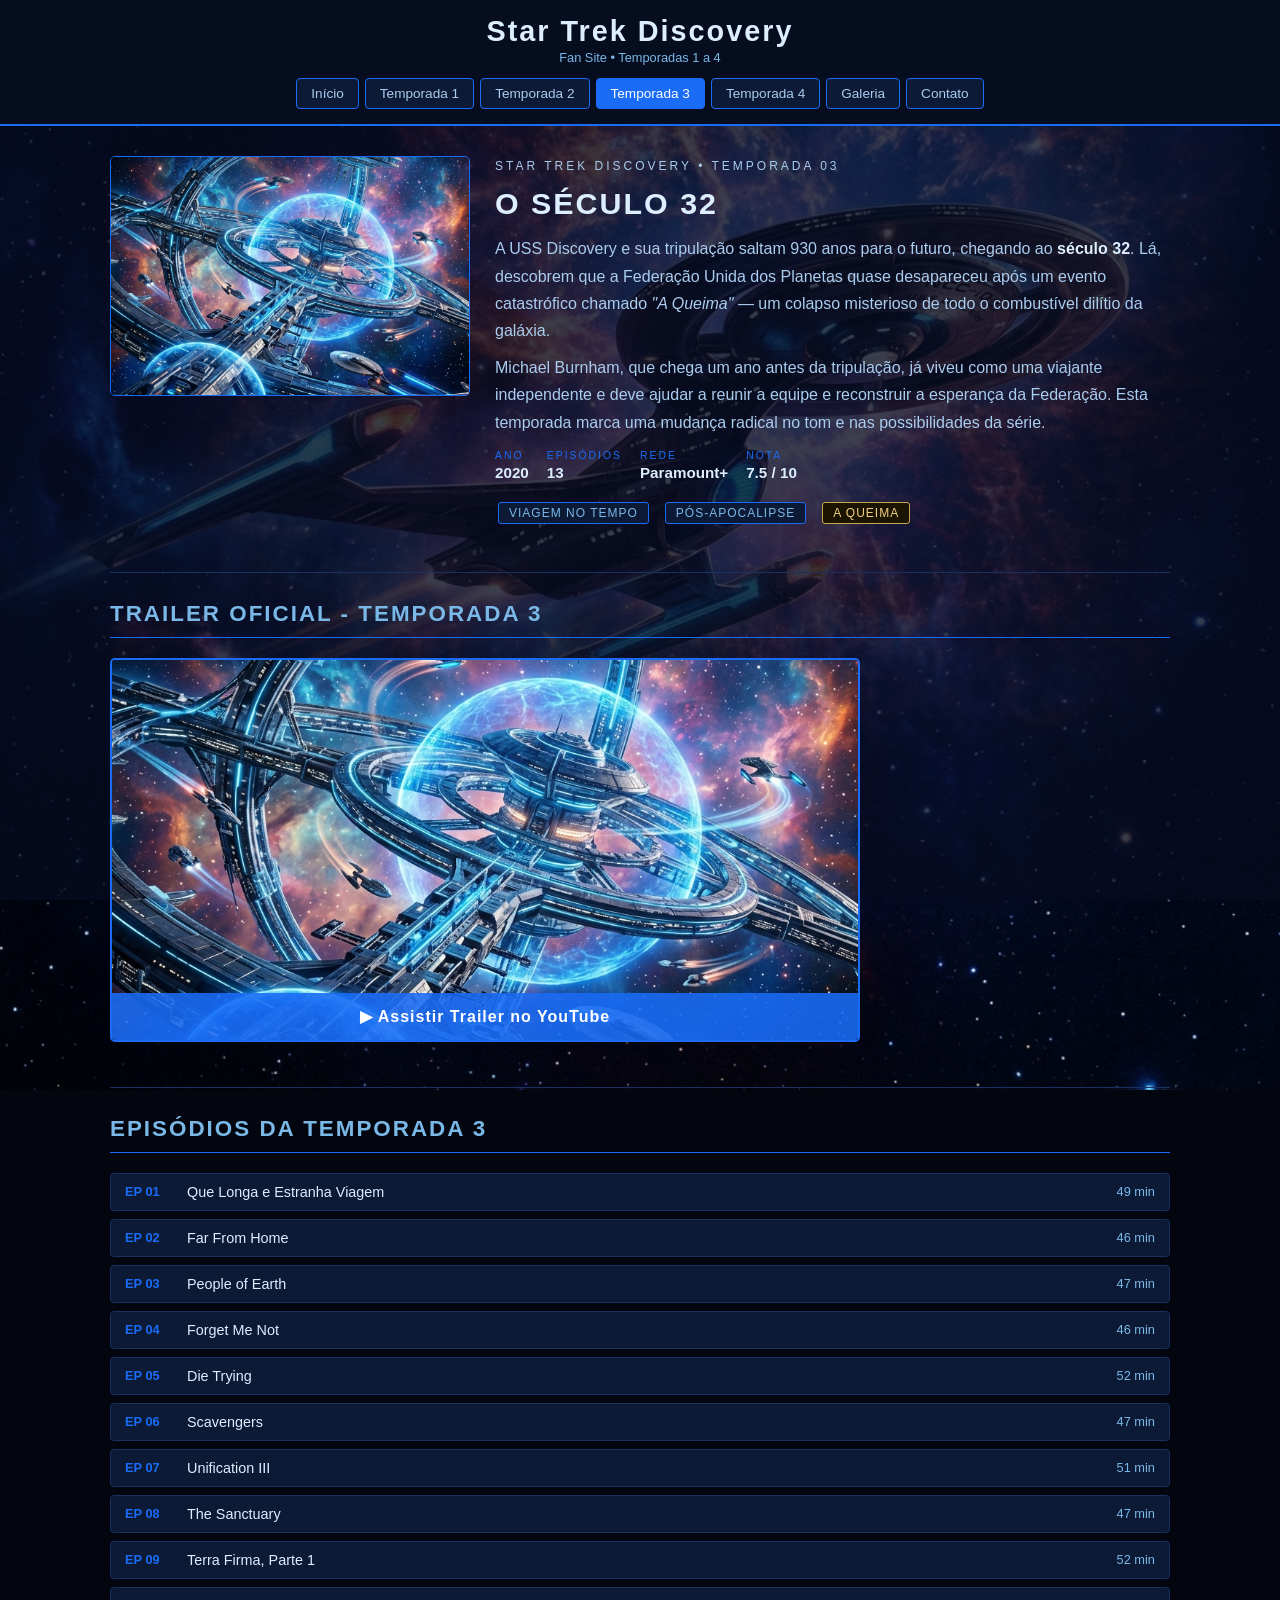
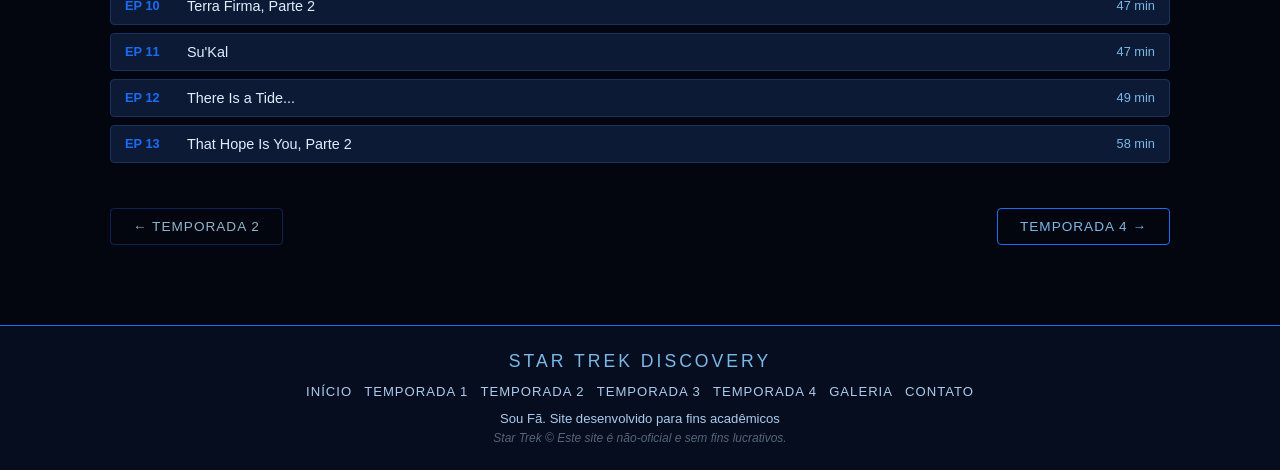
<file: temporada3.html>
<!DOCTYPE html>
<html lang="pt-BR">
<head>
    <meta charset="UTF-8">
    <meta name="viewport" content="width=device-width, initial-scale=1.0">
    <meta name="description" content="Star Trek Discovery Temporada 3 - O Século 32. A tripulação viaja para o futuro e descobre um universo transformado.">
    <title>Temporada 3 - O Século 32 | Star Trek Discovery</title>
    <link rel="stylesheet" href="style.css">
    <link rel="icon" type="image/svg+xml" href="favicon.svg">
</head>
<body class="pagina-t3">

    <!-- CABEÇALHO E MENU -->
    <header>
        <div class="header-container">
            <div class="logo-area">
                <div class="logo-simbolo"></div>
                <div class="logo-texto">
                    <h1>Star Trek Discovery</h1>
                    <span>Fan Site &bull; Temporadas 1 a 4</span>
                </div>
            </div>
            <nav id="menu-principal">
                <ul>
                    <li><a href="index.html" id="nav-inicio">Início</a></li>
                    <li><a href="temporada1.html" id="nav-t1">Temporada 1</a></li>
                    <li><a href="temporada2.html" id="nav-t2">Temporada 2</a></li>
                    <li><a href="temporada3.html" class="ativo" id="nav-t3">Temporada 3</a></li>
                    <li><a href="temporada4.html" id="nav-t4">Temporada 4</a></li>
                    <li><a href="galeria.html" id="nav-galeria">Galeria</a></li>
                    <li><a href="contato.html" id="nav-contato">Contato</a></li>
                </ul>
            </nav>
        </div>
    </header>

    <!-- CONTEÚDO PRINCIPAL -->
    <main>

        <!-- HERO DA TEMPORADA -->
        <section class="secao" id="temporada-3-info">
            <div class="temporada-hero">
                <img src="imagens/season3_future.png" alt="Estação espacial futurista do século 32 com campos de energia azuis">
                <div class="temporada-info">
                    <p class="temporada-numero">Star Trek Discovery &bull; Temporada 03</p>
                    <h2>O Século 32</h2>
                    <p>
                        A USS Discovery e sua tripulação saltam 930 anos para o futuro, chegando ao
                        <strong style="color:#ddeeff">século 32</strong>. Lá, descobrem que a Federação
                        Unida dos Planetas quase desapareceu após um evento catastrófico chamado
                        <em>"A Queima"</em> — um colapso misterioso de todo o combustível dilítio da galáxia.
                    </p>
                    <p>
                        Michael Burnham, que chega um ano antes da tripulação, já viveu como uma viajante
                        independente e deve ajudar a reunir a equipe e reconstruir a esperança da Federação.
                        Esta temporada marca uma mudança radical no tom e nas possibilidades da série.
                    </p>
                    <div class="temporada-meta">
                        <div class="meta-item">
                            <span class="meta-label">Ano</span>
                            <span class="meta-valor">2020</span>
                        </div>
                        <div class="meta-item">
                            <span class="meta-label">Episódios</span>
                            <span class="meta-valor">13</span>
                        </div>
                        <div class="meta-item">
                            <span class="meta-label">Rede</span>
                            <span class="meta-valor">Paramount+</span>
                        </div>
                        <div class="meta-item">
                            <span class="meta-label">Nota</span>
                            <span class="meta-valor">7.5 / 10</span>
                        </div>
                    </div>
                    <div style="margin-top: 18px; display: flex; gap: 10px; flex-wrap: wrap;">
                        <span class="badge badge-azul">Viagem no Tempo</span>
                        <span class="badge badge-azul">Pós-Apocalipse</span>
                        <span class="badge badge-dourado">A Queima</span>
                    </div>
                </div>
            </div>
        </section>

        <div class="divisor"></div>

        <!-- VÍDEO DA TEMPORADA -->
        <section class="secao" id="trailer-t3">
            <h2 class="secao-titulo">Trailer Oficial - Temporada 3</h2>
            <a href="https://www.youtube.com/watch?v=Zsh-E2X2fK0" target="_blank" class="video-thumb" id="link-trailer-t3">
                <img src="imagens/season3_future.png" alt="Assistir trailer da Temporada 3 no YouTube">
                <div class="play-btn">&#9654; Assistir Trailer no YouTube</div>
            </a>
        </section>

        <div class="divisor"></div>

        <!-- EPISÓDIOS -->
        <section class="secao" id="episodios-t3">
            <h2 class="secao-titulo">Episódios da Temporada 3</h2>
            <div class="episodios-lista">
                <div class="episodio-item">
                    <span class="ep-numero">EP 01</span>
                    <span class="ep-titulo">Que Longa e Estranha Viagem</span>
                    <span class="ep-duracao">49 min</span>
                </div>
                <div class="episodio-item">
                    <span class="ep-numero">EP 02</span>
                    <span class="ep-titulo">Far From Home</span>
                    <span class="ep-duracao">46 min</span>
                </div>
                <div class="episodio-item">
                    <span class="ep-numero">EP 03</span>
                    <span class="ep-titulo">People of Earth</span>
                    <span class="ep-duracao">47 min</span>
                </div>
                <div class="episodio-item">
                    <span class="ep-numero">EP 04</span>
                    <span class="ep-titulo">Forget Me Not</span>
                    <span class="ep-duracao">46 min</span>
                </div>
                <div class="episodio-item">
                    <span class="ep-numero">EP 05</span>
                    <span class="ep-titulo">Die Trying</span>
                    <span class="ep-duracao">52 min</span>
                </div>
                <div class="episodio-item">
                    <span class="ep-numero">EP 06</span>
                    <span class="ep-titulo">Scavengers</span>
                    <span class="ep-duracao">47 min</span>
                </div>
                <div class="episodio-item">
                    <span class="ep-numero">EP 07</span>
                    <span class="ep-titulo">Unification III</span>
                    <span class="ep-duracao">51 min</span>
                </div>
                <div class="episodio-item">
                    <span class="ep-numero">EP 08</span>
                    <span class="ep-titulo">The Sanctuary</span>
                    <span class="ep-duracao">47 min</span>
                </div>
                <div class="episodio-item">
                    <span class="ep-numero">EP 09</span>
                    <span class="ep-titulo">Terra Firma, Parte 1</span>
                    <span class="ep-duracao">52 min</span>
                </div>
                <div class="episodio-item">
                    <span class="ep-numero">EP 10</span>
                    <span class="ep-titulo">Terra Firma, Parte 2</span>
                    <span class="ep-duracao">47 min</span>
                </div>
                <div class="episodio-item">
                    <span class="ep-numero">EP 11</span>
                    <span class="ep-titulo">Su'Kal</span>
                    <span class="ep-duracao">47 min</span>
                </div>
                <div class="episodio-item">
                    <span class="ep-numero">EP 12</span>
                    <span class="ep-titulo">There Is a Tide...</span>
                    <span class="ep-duracao">49 min</span>
                </div>
                <div class="episodio-item">
                    <span class="ep-numero">EP 13</span>
                    <span class="ep-titulo">That Hope Is You, Parte 2</span>
                    <span class="ep-duracao">58 min</span>
                </div>
            </div>
        </section>

        <!-- NAVEGAÇÃO ENTRE TEMPORADAS -->
        <div style="display:flex; justify-content:space-between; flex-wrap:wrap; gap:10px; margin-top: 30px;">
            <a href="temporada2.html" style="color:#8db4cc; text-decoration:none; border:1px solid rgba(26,108,246,0.3); padding: 10px 22px; border-radius:4px; font-size:0.85rem; letter-spacing:1px; text-transform:uppercase;" id="btn-anterior-t3">
                &larr; Temporada 2
            </a>
            <a href="temporada4.html" style="color:#7ab8e8; text-decoration:none; border:1px solid #1a6cf6; padding: 10px 22px; border-radius:4px; font-size:0.85rem; letter-spacing:1px; text-transform:uppercase;" id="btn-proxima-t3">
                Temporada 4 &rarr;
            </a>
        </div>

    </main>

    <!-- RODAPÉ -->
    <footer>
        <div class="footer-conteudo">
            <div class="footer-logo">Star Trek Discovery</div>
            <nav class="footer-nav" aria-label="Navegação do rodapé">
                <a href="index.html">Início</a>
                <a href="temporada1.html">Temporada 1</a>
                <a href="temporada2.html">Temporada 2</a>
                <a href="temporada3.html">Temporada 3</a>
                <a href="temporada4.html">Temporada 4</a>
                <a href="galeria.html">Galeria</a>
                <a href="contato.html">Contato</a>
            </nav>
            <p class="footer-texto">Sou Fã. Site desenvolvido para fins acadêmicos</p>
            <p class="footer-aviso">Star Trek &copy; Este site é não-oficial e sem fins lucrativos.</p>
        </div>
    </footer>

</body>
</html>
</file>
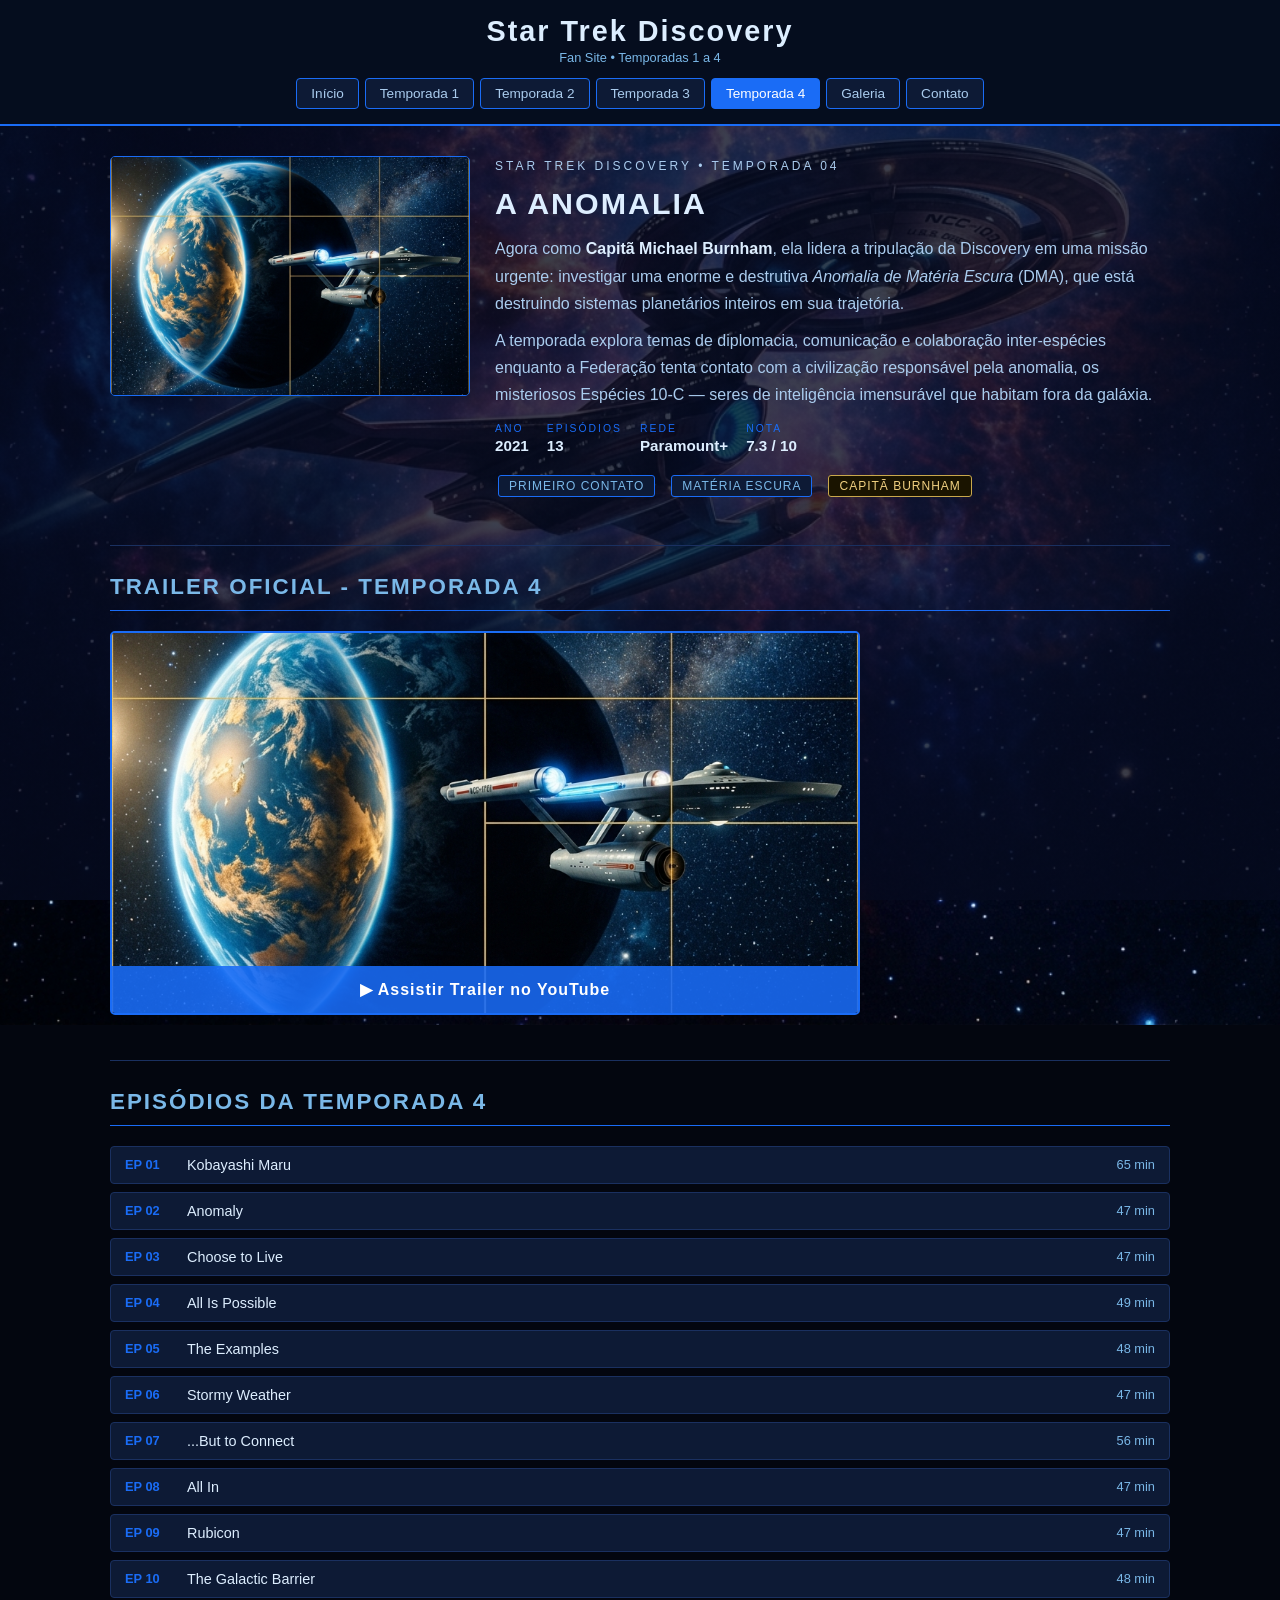
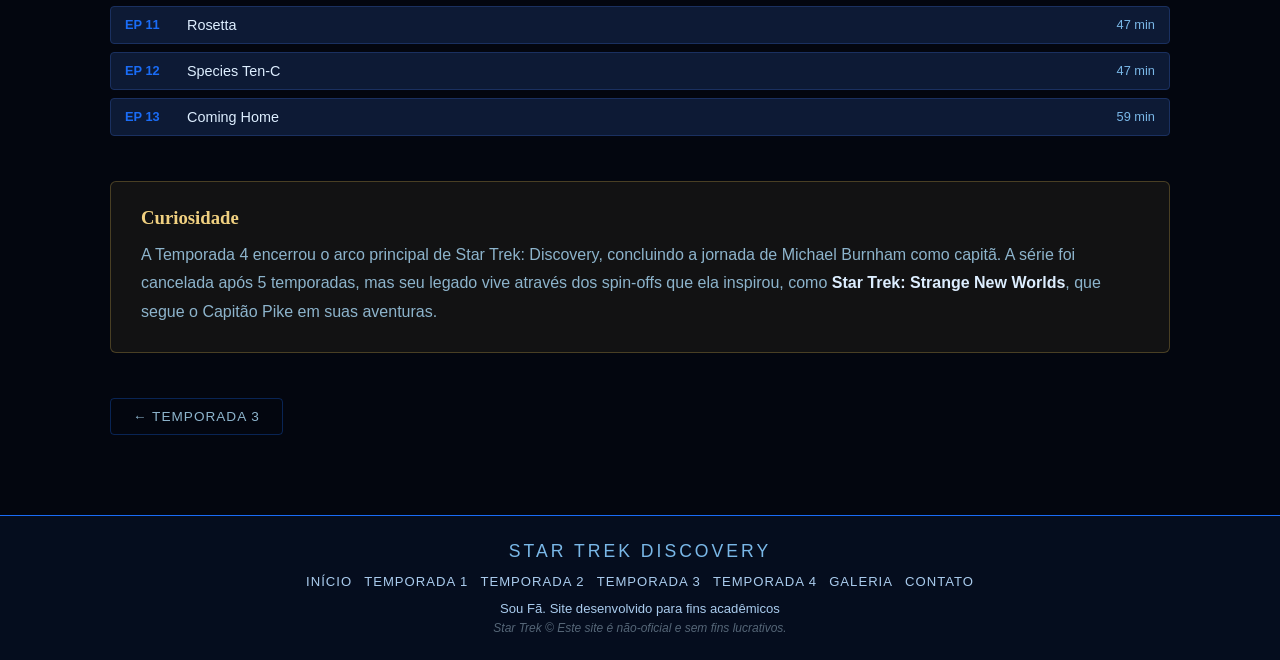
<file: temporada4.html>
<!DOCTYPE html>
<html lang="pt-BR">
<head>
    <meta charset="UTF-8">
    <meta name="viewport" content="width=device-width, initial-scale=1.0">
    <meta name="description" content="Star Trek Discovery Temporada 4 - A Anomalia. Uma ameaça de matéria escura ameaça destruir mundos inteiros.">
    <title>Temporada 4 - A Anomalia | Star Trek Discovery</title>
    <link rel="stylesheet" href="style.css">
    <link rel="icon" type="image/svg+xml" href="favicon.svg">
</head>
<body class="pagina-t4">

    <!-- CABEÇALHO E MENU -->
    <header>
        <div class="header-container">
            <div class="logo-area">
                <div class="logo-simbolo"></div>
                <div class="logo-texto">
                    <h1>Star Trek Discovery</h1>
                    <span>Fan Site &bull; Temporadas 1 a 4</span>
                </div>
            </div>
            <nav id="menu-principal">
                <ul>
                    <li><a href="index.html" id="nav-inicio">Início</a></li>
                    <li><a href="temporada1.html" id="nav-t1">Temporada 1</a></li>
                    <li><a href="temporada2.html" id="nav-t2">Temporada 2</a></li>
                    <li><a href="temporada3.html" id="nav-t3">Temporada 3</a></li>
                    <li><a href="temporada4.html" class="ativo" id="nav-t4">Temporada 4</a></li>
                    <li><a href="galeria.html" id="nav-galeria">Galeria</a></li>
                    <li><a href="contato.html" id="nav-contato">Contato</a></li>
                </ul>
            </nav>
        </div>
    </header>

    <!-- CONTEÚDO PRINCIPAL -->
    <main>

        <!-- HERO DA TEMPORADA -->
        <section class="secao" id="temporada-4-info">
            <div class="temporada-hero">
                <img src="imagens/enterprise_space.png" alt="Nave espacial no espaço profundo representando a quarta temporada">
                <div class="temporada-info">
                    <p class="temporada-numero">Star Trek Discovery &bull; Temporada 04</p>
                    <h2>A Anomalia</h2>
                    <p>
                        Agora como <strong style="color:#ddeeff">Capitã Michael Burnham</strong>,
                        ela lidera a tripulação da Discovery em uma missão urgente: investigar uma
                        enorme e destrutiva <em>Anomalia de Matéria Escura</em> (DMA), que está
                        destruindo sistemas planetários inteiros em sua trajetória.
                    </p>
                    <p>
                        A temporada explora temas de diplomacia, comunicação e colaboração inter-espécies
                        enquanto a Federação tenta contato com a civilização responsável pela anomalia,
                        os misteriosos Espécies 10-C — seres de inteligência imensurável que habitam
                        fora da galáxia.
                    </p>
                    <div class="temporada-meta">
                        <div class="meta-item">
                            <span class="meta-label">Ano</span>
                            <span class="meta-valor">2021</span>
                        </div>
                        <div class="meta-item">
                            <span class="meta-label">Episódios</span>
                            <span class="meta-valor">13</span>
                        </div>
                        <div class="meta-item">
                            <span class="meta-label">Rede</span>
                            <span class="meta-valor">Paramount+</span>
                        </div>
                        <div class="meta-item">
                            <span class="meta-label">Nota</span>
                            <span class="meta-valor">7.3 / 10</span>
                        </div>
                    </div>
                    <div style="margin-top: 18px; display: flex; gap: 10px; flex-wrap: wrap;">
                        <span class="badge badge-azul">Primeiro Contato</span>
                        <span class="badge badge-azul">Matéria Escura</span>
                        <span class="badge badge-dourado">Capitã Burnham</span>
                    </div>
                </div>
            </div>
        </section>

        <div class="divisor"></div>

        <!-- VÍDEO DA TEMPORADA -->
        <section class="secao" id="trailer-t4">
            <h2 class="secao-titulo">Trailer Oficial - Temporada 4</h2>
            <a href="https://www.youtube.com/watch?v=x-NsLxbhHEs" target="_blank" class="video-thumb" id="link-trailer-t4">
                <img src="imagens/enterprise_space.png" alt="Assistir trailer da Temporada 4 no YouTube">
                <div class="play-btn">&#9654; Assistir Trailer no YouTube</div>
            </a>
        </section>

        <div class="divisor"></div>

        <!-- EPISÓDIOS -->
        <section class="secao" id="episodios-t4">
            <h2 class="secao-titulo">Episódios da Temporada 4</h2>
            <div class="episodios-lista">
                <div class="episodio-item">
                    <span class="ep-numero">EP 01</span>
                    <span class="ep-titulo">Kobayashi Maru</span>
                    <span class="ep-duracao">65 min</span>
                </div>
                <div class="episodio-item">
                    <span class="ep-numero">EP 02</span>
                    <span class="ep-titulo">Anomaly</span>
                    <span class="ep-duracao">47 min</span>
                </div>
                <div class="episodio-item">
                    <span class="ep-numero">EP 03</span>
                    <span class="ep-titulo">Choose to Live</span>
                    <span class="ep-duracao">47 min</span>
                </div>
                <div class="episodio-item">
                    <span class="ep-numero">EP 04</span>
                    <span class="ep-titulo">All Is Possible</span>
                    <span class="ep-duracao">49 min</span>
                </div>
                <div class="episodio-item">
                    <span class="ep-numero">EP 05</span>
                    <span class="ep-titulo">The Examples</span>
                    <span class="ep-duracao">48 min</span>
                </div>
                <div class="episodio-item">
                    <span class="ep-numero">EP 06</span>
                    <span class="ep-titulo">Stormy Weather</span>
                    <span class="ep-duracao">47 min</span>
                </div>
                <div class="episodio-item">
                    <span class="ep-numero">EP 07</span>
                    <span class="ep-titulo">...But to Connect</span>
                    <span class="ep-duracao">56 min</span>
                </div>
                <div class="episodio-item">
                    <span class="ep-numero">EP 08</span>
                    <span class="ep-titulo">All In</span>
                    <span class="ep-duracao">47 min</span>
                </div>
                <div class="episodio-item">
                    <span class="ep-numero">EP 09</span>
                    <span class="ep-titulo">Rubicon</span>
                    <span class="ep-duracao">47 min</span>
                </div>
                <div class="episodio-item">
                    <span class="ep-numero">EP 10</span>
                    <span class="ep-titulo">The Galactic Barrier</span>
                    <span class="ep-duracao">48 min</span>
                </div>
                <div class="episodio-item">
                    <span class="ep-numero">EP 11</span>
                    <span class="ep-titulo">Rosetta</span>
                    <span class="ep-duracao">47 min</span>
                </div>
                <div class="episodio-item">
                    <span class="ep-numero">EP 12</span>
                    <span class="ep-titulo">Species Ten-C</span>
                    <span class="ep-duracao">47 min</span>
                </div>
                <div class="episodio-item">
                    <span class="ep-numero">EP 13</span>
                    <span class="ep-titulo">Coming Home</span>
                    <span class="ep-duracao">59 min</span>
                </div>
            </div>
        </section>

        <!-- BOX INFORMATIVO -->
        <section class="secao" id="curiosidade-t4">
            <div style="background: rgba(201,168,76,0.08); border: 1px solid rgba(201,168,76,0.3); border-radius: 6px; padding: 25px 30px;">
                <h3 style="font-family: Georgia, serif; color: #f0d080; margin-bottom: 12px;">Curiosidade</h3>
                <p style="color: #8db4cc; line-height: 1.8;">
                    A Temporada 4 encerrou o arco principal de Star Trek: Discovery, concluindo a jornada
                    de Michael Burnham como capitã. A série foi cancelada após 5 temporadas,
                    mas seu legado vive através dos spin-offs que ela inspirou, como
                    <strong style="color: #ddeeff;">Star Trek: Strange New Worlds</strong>,
                    que segue o Capitão Pike em suas aventuras.
                </p>
            </div>
        </section>

        <!-- NAVEGAÇÃO ENTRE TEMPORADAS -->
        <div style="display:flex; justify-content:flex-start; margin-top: 20px;">
            <a href="temporada3.html" style="color:#8db4cc; text-decoration:none; border:1px solid rgba(26,108,246,0.3); padding: 10px 22px; border-radius:4px; font-size:0.85rem; letter-spacing:1px; text-transform:uppercase;" id="btn-anterior-t4">
                &larr; Temporada 3
            </a>
        </div>

    </main>

    <!-- RODAPÉ -->
    <footer>
        <div class="footer-conteudo">
            <div class="footer-logo">Star Trek Discovery</div>
            <nav class="footer-nav" aria-label="Navegação do rodapé">
                <a href="index.html">Início</a>
                <a href="temporada1.html">Temporada 1</a>
                <a href="temporada2.html">Temporada 2</a>
                <a href="temporada3.html">Temporada 3</a>
                <a href="temporada4.html">Temporada 4</a>
                <a href="galeria.html">Galeria</a>
                <a href="contato.html">Contato</a>
            </nav>
            <p class="footer-texto">Sou Fã. Site desenvolvido para fins acadêmicos</p>
            <p class="footer-aviso">Star Trek &copy; Este site é não-oficial e sem fins lucrativos.</p>
        </div>
    </footer>

</body>
</html>
</file>
<file: style.css>
/* ===================================
   STAR TREK DISCOVERY - SITE FÃ 
   =================================== */

/* Reset básico */
* {
    margin: 0;
    padding: 0;
    box-sizing: border-box;
}

body {
    background-color: #03060f;
    background-image:
        linear-gradient(rgba(5, 10, 30, 0.78), rgba(5, 10, 30, 0.78)),
        url('imagens/discovery_hero.png');
    background-size: cover;
    background-repeat: no-repeat;
    background-attachment: fixed;
    color: #ddeeff;
    font-family: Arial, sans-serif;
    font-size: 16px;
    min-height: 100vh;
}

/* Início — canto superior esquerdo */
body.pagina-inicio {
    background-position: 0% 0%;
}

/* Temporada 1 */
body.pagina-t1 {
    background-position: 17% 17%;
}

/* Temporada 2 */
body.pagina-t2 {
    background-position: 33% 33%;
}

/* Temporada 3 */
body.pagina-t3 {
    background-position: 50% 50%;
}

/* Temporada 4 */
body.pagina-t4 {
    background-position: 67% 67%;
}

/* Galeria */
body.pagina-galeria {
    background-position: 83% 83%;
}

/* Contato — canto inferior direito */
body.pagina-contato {
    background-position: 100% 100%;
}


/* ========== CABEÇALHO ========== */
header {
    background-color: #050d1e;
    border-bottom: 2px solid #1a6cf6;
    padding: 15px 20px;
    text-align: center;
}

header h1 {
    color: #ddeeff;
    font-size: 1.8em;
    letter-spacing: 2px;
}

header span {
    color: #7ab8e8;
    font-size: 0.8em;
}

/* ========== MENU DE NAVEGAÇÃO ========== */
nav {
    margin-top: 12px;
}

nav ul {
    list-style: none;
    display: flex;
    flex-wrap: wrap;
    justify-content: center;
    gap: 6px;
}

nav ul li a {
    display: block;
    color: #aaccee;
    text-decoration: none;
    padding: 7px 14px;
    border: 1px solid #1a6cf6;
    border-radius: 4px;
    font-size: 0.85em;
    background-color: #0d1a35;
}

nav ul li a:hover {
    background-color: #1a6cf6;
    color: #ffffff;
}

nav ul li a.ativo {
    background-color: #1a6cf6;
    color: #ffffff;
}

/* ========== CONTEÚDO PRINCIPAL ========== */
main {
    max-width: 1100px;
    margin: 0 auto;
    padding: 30px 20px;
}

/* ========== HERO (IMAGEM DE DESTAQUE) ========== */
.hero {
    position: relative;
    width: 100%;
    height: 450px;
    overflow: hidden;
    margin-bottom: 40px;
    border: 1px solid #1a6cf6;
    border-radius: 6px;
}

.hero img {
    width: 100%;
    height: 100%;
    object-fit: cover;
}

.hero-overlay {
    position: absolute;
    top: 0;
    left: 0;
    width: 100%;
    height: 100%;
    background-color: rgba(0, 0, 0, 0.55);
    display: flex;
    flex-direction: column;
    justify-content: center;
    padding: 30px;
}

.hero-overlay h2 {
    color: #ffffff;
    font-size: 2.5em;
    letter-spacing: 3px;
    text-transform: uppercase;
    max-width: 480px;
}

.hero-overlay p {
    color: #aaccee;
    margin-top: 12px;
    max-width: 380px;
    font-style: italic;
}

.hero-badge {
    display: inline-block;
    background-color: #1a6cf6;
    color: #ffffff;
    padding: 3px 10px;
    font-size: 0.75em;
    letter-spacing: 2px;
    margin-bottom: 10px;
    border-radius: 3px;
}

/* ========== TÍTULOS DE SEÇÃO ========== */
.secao {
    margin-bottom: 45px;
}

.secao-titulo {
    color: #7ab8e8;
    font-size: 1.4em;
    letter-spacing: 2px;
    text-transform: uppercase;
    border-bottom: 1px solid #1a6cf6;
    padding-bottom: 10px;
    margin-bottom: 20px;
}

/* ========== SOBRE (FLEX) ========== */
.sobre-flex {
    display: flex;
    gap: 25px;
    flex-wrap: wrap;
    align-items: flex-start;
}

.sobre-flex img {
    width: 320px;
    height: 210px;
    object-fit: cover;
    border: 1px solid #1a6cf6;
    border-radius: 4px;
}

.sobre-texto h3 {
    color: #f0d080;
    font-size: 1.2em;
    margin-bottom: 10px;
}

.sobre-texto p {
    color: #aaccee;
    margin-bottom: 10px;
    line-height: 1.7;
}

/* ========== CARDS DAS TEMPORADAS (FLEX) ========== */
.cards-container {
    display: flex;
    flex-wrap: wrap;
    gap: 20px;
    justify-content: center;
}

.card {
    background-color: #0d1a35;
    border: 1px solid #1a6cf6;
    border-radius: 5px;
    width: 255px;
    text-decoration: none;
    color: inherit;
    display: flex;
    flex-direction: column;
}

.card:hover {
    border-color: #7ab8e8;
}

.card img {
    width: 100%;
    height: 165px;
    object-fit: cover;
    display: block;
}

.card-corpo {
    padding: 14px;
    flex: 1;
    display: flex;
    flex-direction: column;
    gap: 6px;
}

.card-numero {
    color: #1a6cf6;
    font-size: 0.7em;
    letter-spacing: 2px;
    text-transform: uppercase;
}

.card h3 {
    color: #ddeeff;
    font-size: 1em;
}

.card p {
    color: #aaccee;
    font-size: 0.85em;
    flex: 1;
}

.card-link {
    color: #7ab8e8;
    font-size: 0.8em;
    margin-top: 6px;
}

/* ========== FICHA TÉCNICA (FLEX) ========== */
.ficha-flex {
    display: flex;
    flex-wrap: wrap;
    gap: 15px;
    justify-content: center;
}

.ficha-item {
    background-color: #0d1a35;
    border: 1px solid #1a6cf6;
    border-radius: 5px;
    padding: 18px 28px;
    text-align: center;
    min-width: 140px;
}

.ficha-numero {
    color: #7ab8e8;
    font-size: 1.9em;
    font-weight: bold;
}

.ficha-label {
    color: #aaccee;
    font-size: 0.75em;
    letter-spacing: 2px;
    text-transform: uppercase;
    margin-top: 4px;
}

/* ========== PÁGINA DE TEMPORADA ========== */
.temporada-hero {
    display: flex;
    gap: 25px;
    flex-wrap: wrap;
    align-items: flex-start;
    margin-bottom: 35px;
}

.temporada-hero img {
    width: 360px;
    height: 240px;
    object-fit: cover;
    border: 1px solid #1a6cf6;
    border-radius: 5px;
}

.temporada-info {
    flex: 1;
    min-width: 240px;
}

.temporada-numero {
    color: #1a6cf6;
    font-size: 0.75em;
    letter-spacing: 3px;
    text-transform: uppercase;
    margin-bottom: 8px;
}

.temporada-info h2 {
    color: #ddeeff;
    font-size: 1.9em;
    letter-spacing: 2px;
    text-transform: uppercase;
    margin-bottom: 14px;
}

.temporada-info p {
    color: #aaccee;
    line-height: 1.7;
    margin-bottom: 10px;
}

.temporada-meta {
    display: flex;
    gap: 18px;
    flex-wrap: wrap;
    margin-top: 14px;
}

.meta-item {
    display: flex;
    flex-direction: column;
    gap: 3px;
}

.meta-label {
    color: #1a6cf6;
    font-size: 0.65em;
    letter-spacing: 2px;
    text-transform: uppercase;
}

.meta-valor {
    color: #ddeeff;
    font-size: 0.95em;
    font-weight: bold;
}

/* ========== VÍDEO / LINK YOUTUBE ========== */
.video-thumb {
    display: block;
    position: relative;
    border: 2px solid #1a6cf6;
    border-radius: 5px;
    overflow: hidden;
    text-decoration: none;
    max-width: 750px;
}

.video-thumb img {
    width: 100%;
    height: 380px;
    object-fit: cover;
    display: block;
}

.video-thumb:hover img {
    opacity: 0.75;
}

.play-btn {
    position: absolute;
    bottom: 0;
    left: 0;
    width: 100%;
    background-color: rgba(26, 108, 246, 0.88);
    color: #ffffff;
    text-align: center;
    padding: 14px;
    font-size: 1em;
    letter-spacing: 1px;
    font-weight: bold;
}

.video-thumb:hover .play-btn {
    background-color: #1a6cf6;
}

/* ========== LISTA DE EPISÓDIOS ========== */
.episodios-lista {
    display: flex;
    flex-direction: column;
    gap: 8px;
}

.episodio-item {
    display: flex;
    align-items: center;
    gap: 14px;
    padding: 10px 14px;
    background-color: #0d1a35;
    border: 1px solid #1a3060;
    border-radius: 4px;
}

.episodio-item:hover {
    border-color: #7ab8e8;
    background-color: #101e40;
}

.ep-numero {
    color: #1a6cf6;
    font-size: 0.8em;
    font-weight: bold;
    min-width: 48px;
}

.ep-titulo {
    color: #ddeeff;
    font-size: 0.9em;
    flex: 1;
}

.ep-duracao {
    color: #7ab8e8;
    font-size: 0.8em;
}

/* ========== GALERIA (GRID) ========== */
.galeria-grid {
    display: grid;
    grid-template-columns: repeat(3, 1fr);
    gap: 12px;
}

.galeria-item {
    overflow: hidden;
    border: 1px solid #1a6cf6;
    border-radius: 5px;
}

.galeria-item:hover {
    border-color: #7ab8e8;
}

.galeria-item img {
    width: 100%;
    height: 210px;
    object-fit: cover;
    display: block;
}

.galeria-item.grande {
    grid-column: span 2;
}

.galeria-item.alto img {
    height: 432px;
}

.galeria-legenda {
    background-color: #0d1a35;
    padding: 8px 10px;
    font-size: 0.8em;
    color: #aaccee;
    text-align: center;
}

/* ========== PÁGINA DE CONTATO ========== */
.contato-container {
    display: flex;
    gap: 35px;
    flex-wrap: wrap;
    align-items: flex-start;
}

.contato-info {
    flex: 1;
    min-width: 250px;
}

.contato-info h3 {
    color: #f0d080;
    font-size: 1.2em;
    margin-bottom: 12px;
}

.contato-info p {
    color: #aaccee;
    line-height: 1.7;
    margin-bottom: 10px;
}

.contato-detalhe {
    display: flex;
    gap: 10px;
    padding: 9px 0;
    border-bottom: 1px solid #1a3060;
    color: #aaccee;
    font-size: 0.9em;
}

.detalhe-label {
    color: #7ab8e8;
    font-weight: bold;
    min-width: 75px;
    font-size: 0.85em;
    text-transform: uppercase;
}

/* Formulário */
.formulario {
    flex: 1;
    min-width: 280px;
}

.form-grupo {
    margin-bottom: 16px;
    display: flex;
    flex-direction: column;
    gap: 5px;
}

.form-grupo label {
    color: #7ab8e8;
    font-size: 0.85em;
    text-transform: uppercase;
    letter-spacing: 1px;
}

.form-grupo input,
.form-grupo textarea,
.form-grupo select {
    background-color: #0d1a35;
    border: 1px solid #1a6cf6;
    border-radius: 4px;
    color: #ddeeff;
    padding: 9px 12px;
    font-size: 0.9em;
    font-family: Arial, sans-serif;
    width: 100%;
}

.form-grupo input:focus,
.form-grupo textarea:focus,
.form-grupo select:focus {
    outline: none;
    border-color: #7ab8e8;
}

.form-grupo textarea {
    resize: vertical;
    min-height: 100px;
}

.form-grupo select option {
    background-color: #0d1a35;
}

.btn-enviar {
    background-color: #1a6cf6;
    color: #ffffff;
    border: none;
    padding: 11px 28px;
    font-size: 0.9em;
    letter-spacing: 1px;
    text-transform: uppercase;
    border-radius: 4px;
    cursor: pointer;
    font-family: Arial, sans-serif;
}

.btn-enviar:hover {
    background-color: #0a4fa0;
}

/* ========== NAVEGAÇÃO ENTRE PÁGINAS ========== */
.nav-paginas {
    display: flex;
    justify-content: space-between;
    flex-wrap: wrap;
    gap: 10px;
    margin-top: 25px;
}

.nav-paginas a {
    color: #7ab8e8;
    text-decoration: none;
    border: 1px solid #1a6cf6;
    padding: 9px 20px;
    border-radius: 4px;
    font-size: 0.85em;
    letter-spacing: 1px;
    text-transform: uppercase;
}

.nav-paginas a:hover {
    background-color: #1a6cf6;
    color: #ffffff;
}

/* ========== LINHA DIVISÓRIA ========== */
.divisor {
    height: 1px;
    background-color: #1a3060;
    margin: 28px 0;
}

/* ========== BADGES ========== */
.badge {
    display: inline-block;
    padding: 3px 10px;
    border-radius: 3px;
    font-size: 0.75em;
    letter-spacing: 1px;
    text-transform: uppercase;
    margin: 3px;
}

.badge-azul {
    background-color: #0d1a35;
    border: 1px solid #1a6cf6;
    color: #7ab8e8;
}

.badge-dourado {
    background-color: #1a1400;
    border: 1px solid #c9a84c;
    color: #f0d080;
}

/* ========== RODAPÉ ========== */
footer {
    background-color: #050d1e;
    border-top: 1px solid #1a6cf6;
    margin-top: 50px;
    padding: 25px 20px;
    text-align: center;
}

.footer-conteudo {
    max-width: 1100px;
    margin: 0 auto;
}

.footer-logo {
    color: #7ab8e8;
    font-size: 1.1em;
    letter-spacing: 3px;
    text-transform: uppercase;
    margin-bottom: 12px;
}

.footer-nav {
    display: flex;
    flex-wrap: wrap;
    justify-content: center;
    gap: 12px;
    margin-bottom: 12px;
}

.footer-nav a {
    color: #aaccee;
    text-decoration: none;
    font-size: 0.82em;
    text-transform: uppercase;
    letter-spacing: 1px;
}

.footer-nav a:hover {
    color: #7ab8e8;
}

.footer-texto {
    color: #aaccee;
    font-size: 0.82em;
    margin-bottom: 5px;
}

.footer-aviso {
    color: #556677;
    font-size: 0.75em;
    font-style: italic;
}

/* ========== RESPONSIVIDADE BÁSICA ========== */
@media (max-width: 768px) {
    .hero {
        height: 280px;
    }

    .hero-overlay h2 {
        font-size: 1.6em;
    }

    .temporada-hero {
        flex-direction: column;
    }

    .temporada-hero img {
        width: 100%;
        height: 200px;
    }

    .sobre-flex {
        flex-direction: column;
    }

    .sobre-flex img {
        width: 100%;
    }

    .galeria-grid {
        grid-template-columns: repeat(2, 1fr);
    }

    .galeria-item.grande {
        grid-column: span 1;
    }
}
</file>
